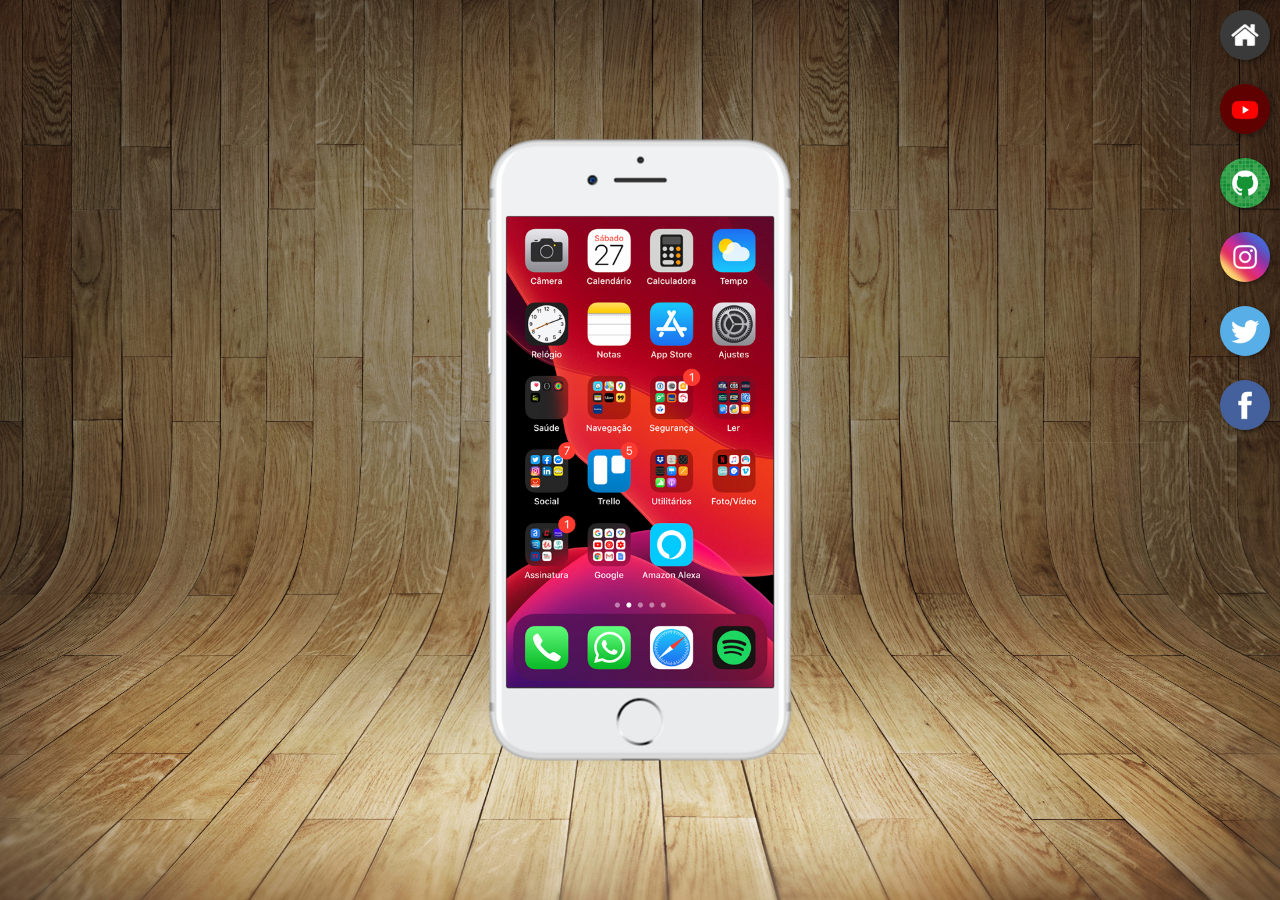
<file: index.html>
<!DOCTYPE html>
<html lang="pt-br">
<head>
    <meta charset="UTF-8">
    <meta name="viewport" content="width=device-width, initial-scale=1.0">
    <link rel="shortcut icon" href="favicon.ico" type="image/x-icon">
    <link rel="stylesheet" href="/estilos/style.css">
    <title>Projeto Redes Sociais</title>
</head>
<body>
    <main>
        <section id="telefone">
            <iframe src="home.html" name="tela" id="tela" frameborder="0">
                Seu navegador não é compatível com isso.
            </iframe>
        </section>
        <section id="redes-sociais">
            <a href="home.html" target="tela"><img src="imagens/logo-home.jpg" alt="Home"></a> <br>
            <a href="paginas-sociais/youtube.html" target="tela"><img src="imagens/logo-youtube.jpg" alt="YouTube"></a> <br>
            <a href="paginas-sociais/github.html" target="tela"><img src="imagens/logo-github.jpg" alt="GitHub"></a> <br>
            <a href="paginas-sociais/instagram.html" target="tela"><img src="imagens/logo-instagram.jpg" alt=""></a> <br>
            <a href="paginas-sociais/twitter.html" target="tela"><img src="imagens/logo-twitter.jpg" alt="Twitter"></a> <br>
            <a href="paginas-sociais/facebook.html" target="tela"><img src="imagens/logo-facebook.jpg" alt="FaceBook"></a>
        </section>
    </main>
</body>
</html>
</file>
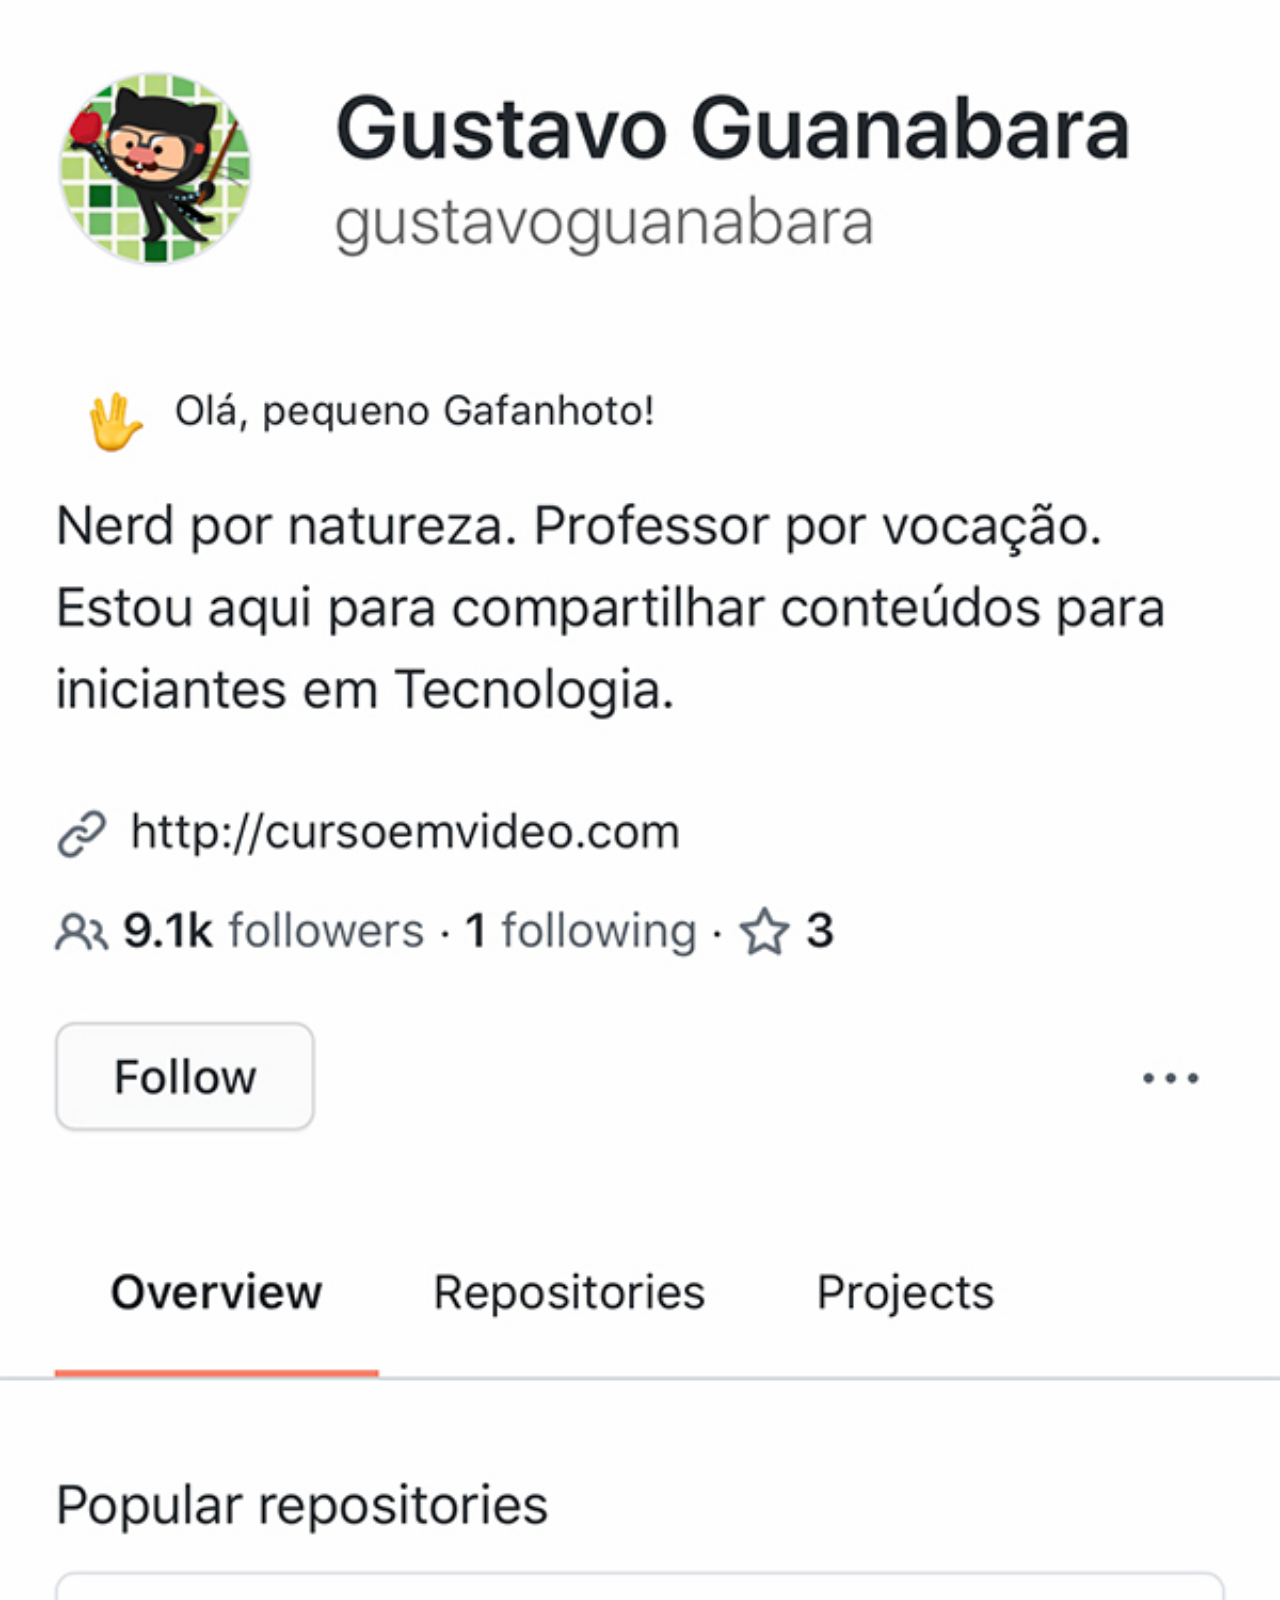
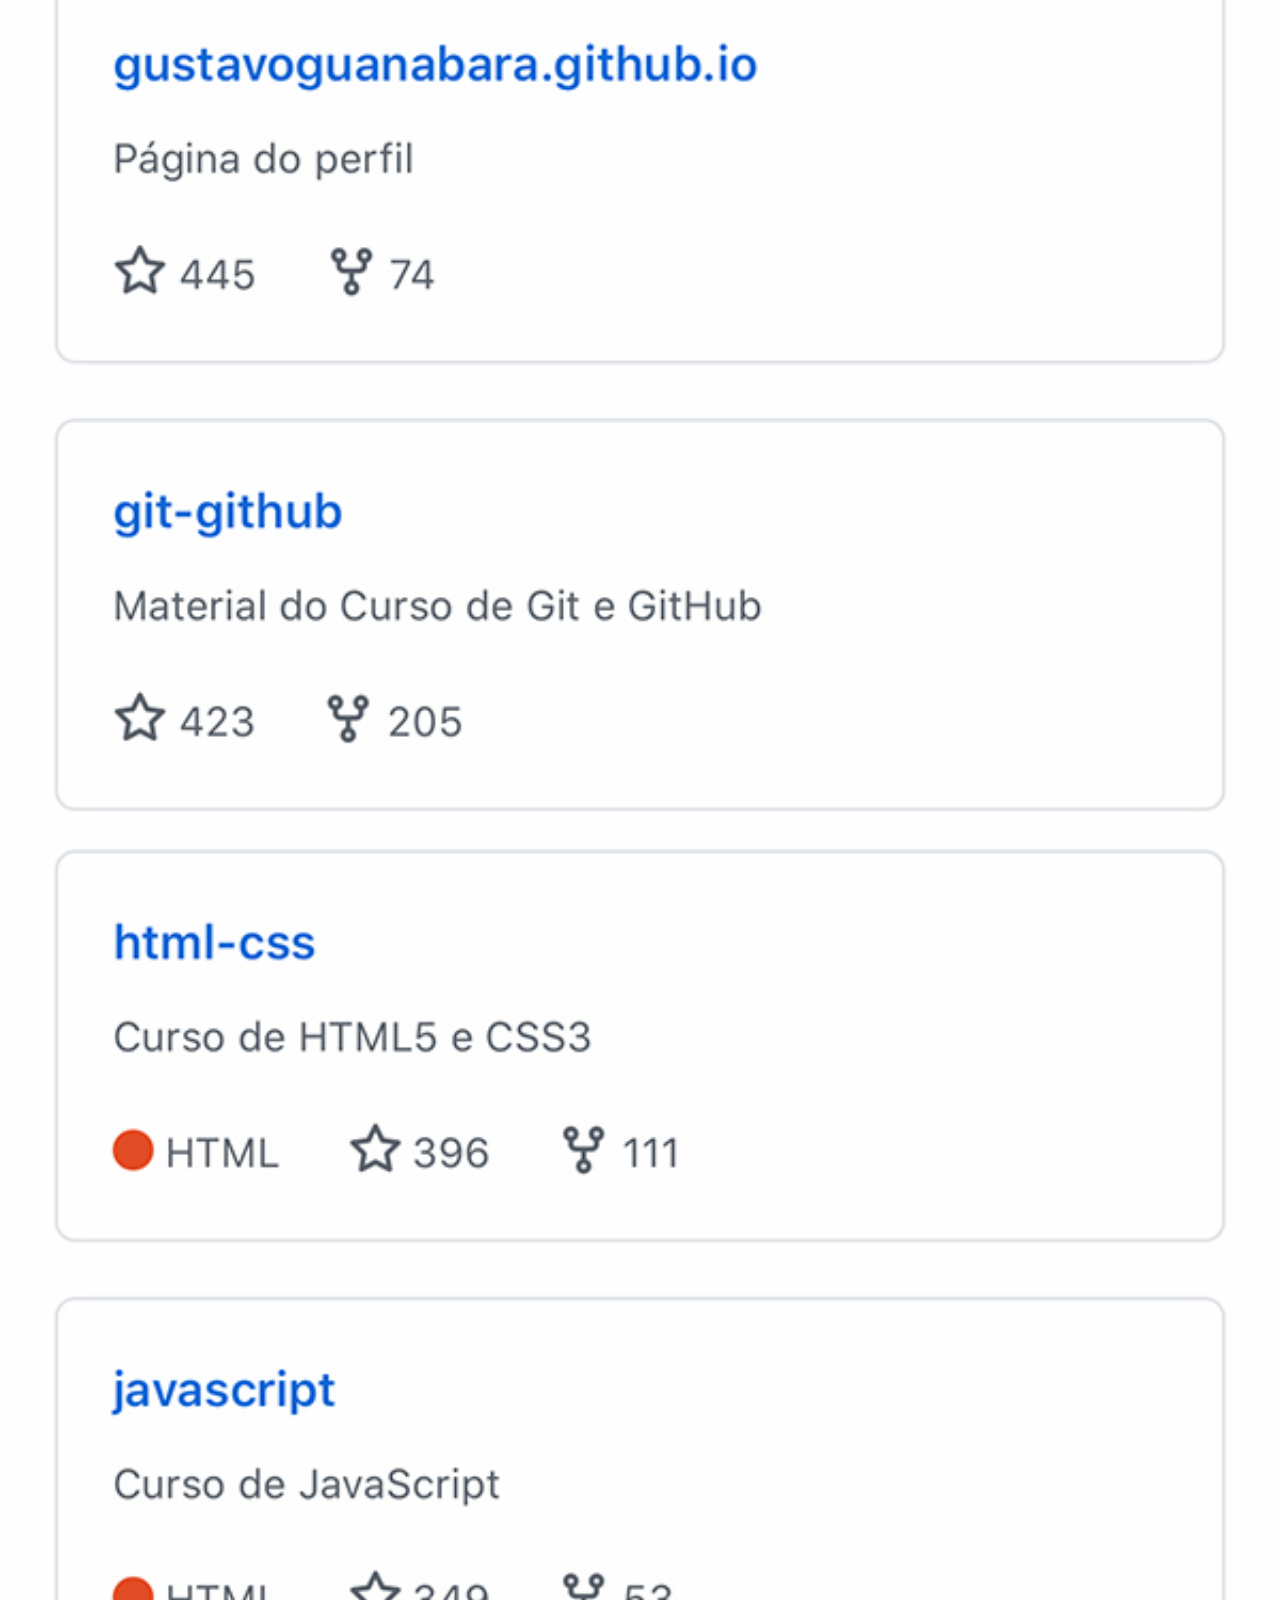
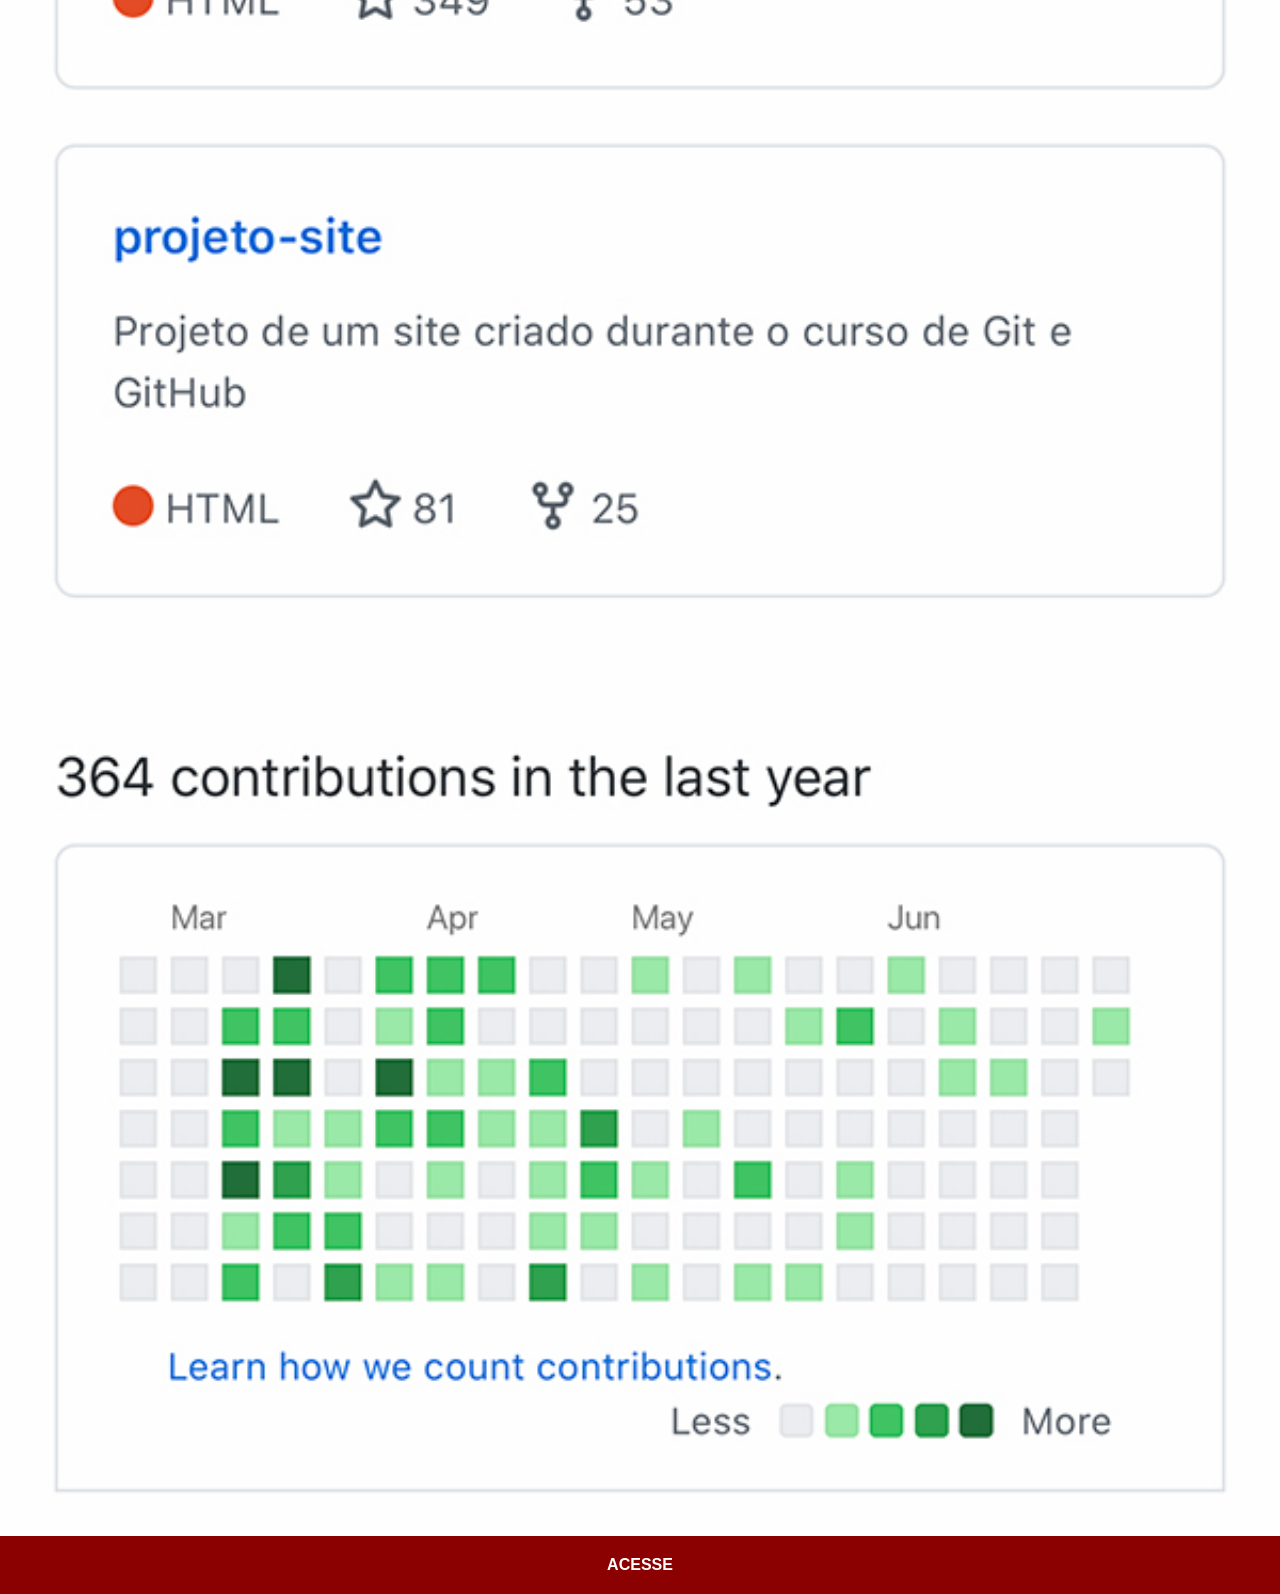
<file: github.html>
<!DOCTYPE html>
<html lang="pt">
<head>
    <meta charset="UTF-8">
    <meta name="viewport" content="width=device-width, initial-scale=1.0">
    <link rel="stylesheet" href="estilos/social.css">
    <title>GitHub</title>
</head>
<body>
    <img src="imagens/tela-github.jpg" alt="GitHub">
    <a href="https://github.com/RafaelRodriguesMagdaleno" target="_blank">ACESSE</a>
</body>
</html>
</file>
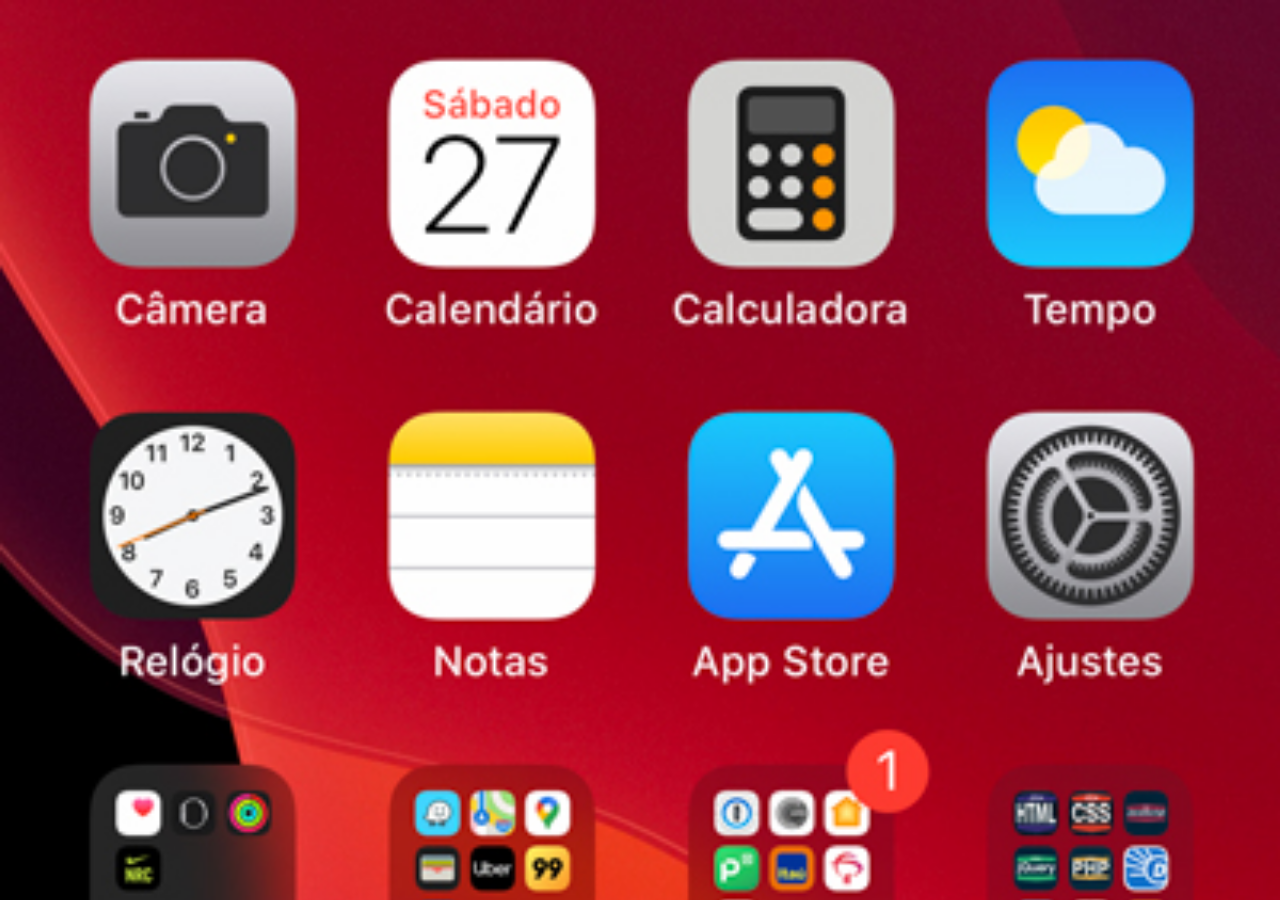
<file: home.html>
<!DOCTYPE html>
<html lang="pt-br">
<head>
    <meta charset="UTF-8">
    <meta name="viewport" content="width=device-width, initial-scale=1.0">
    <title>Home</title>
</head>
<style>
    *{
        margin: 0px;
        height: 0px;
    }

    body {
        width: 100vw;
        height: 100vh;
        background: black url('imagens/tela-home.jpg') no-repeat top center;
        background-size: cover;
    }
</style>
<body>
</body>
</html>
</file>
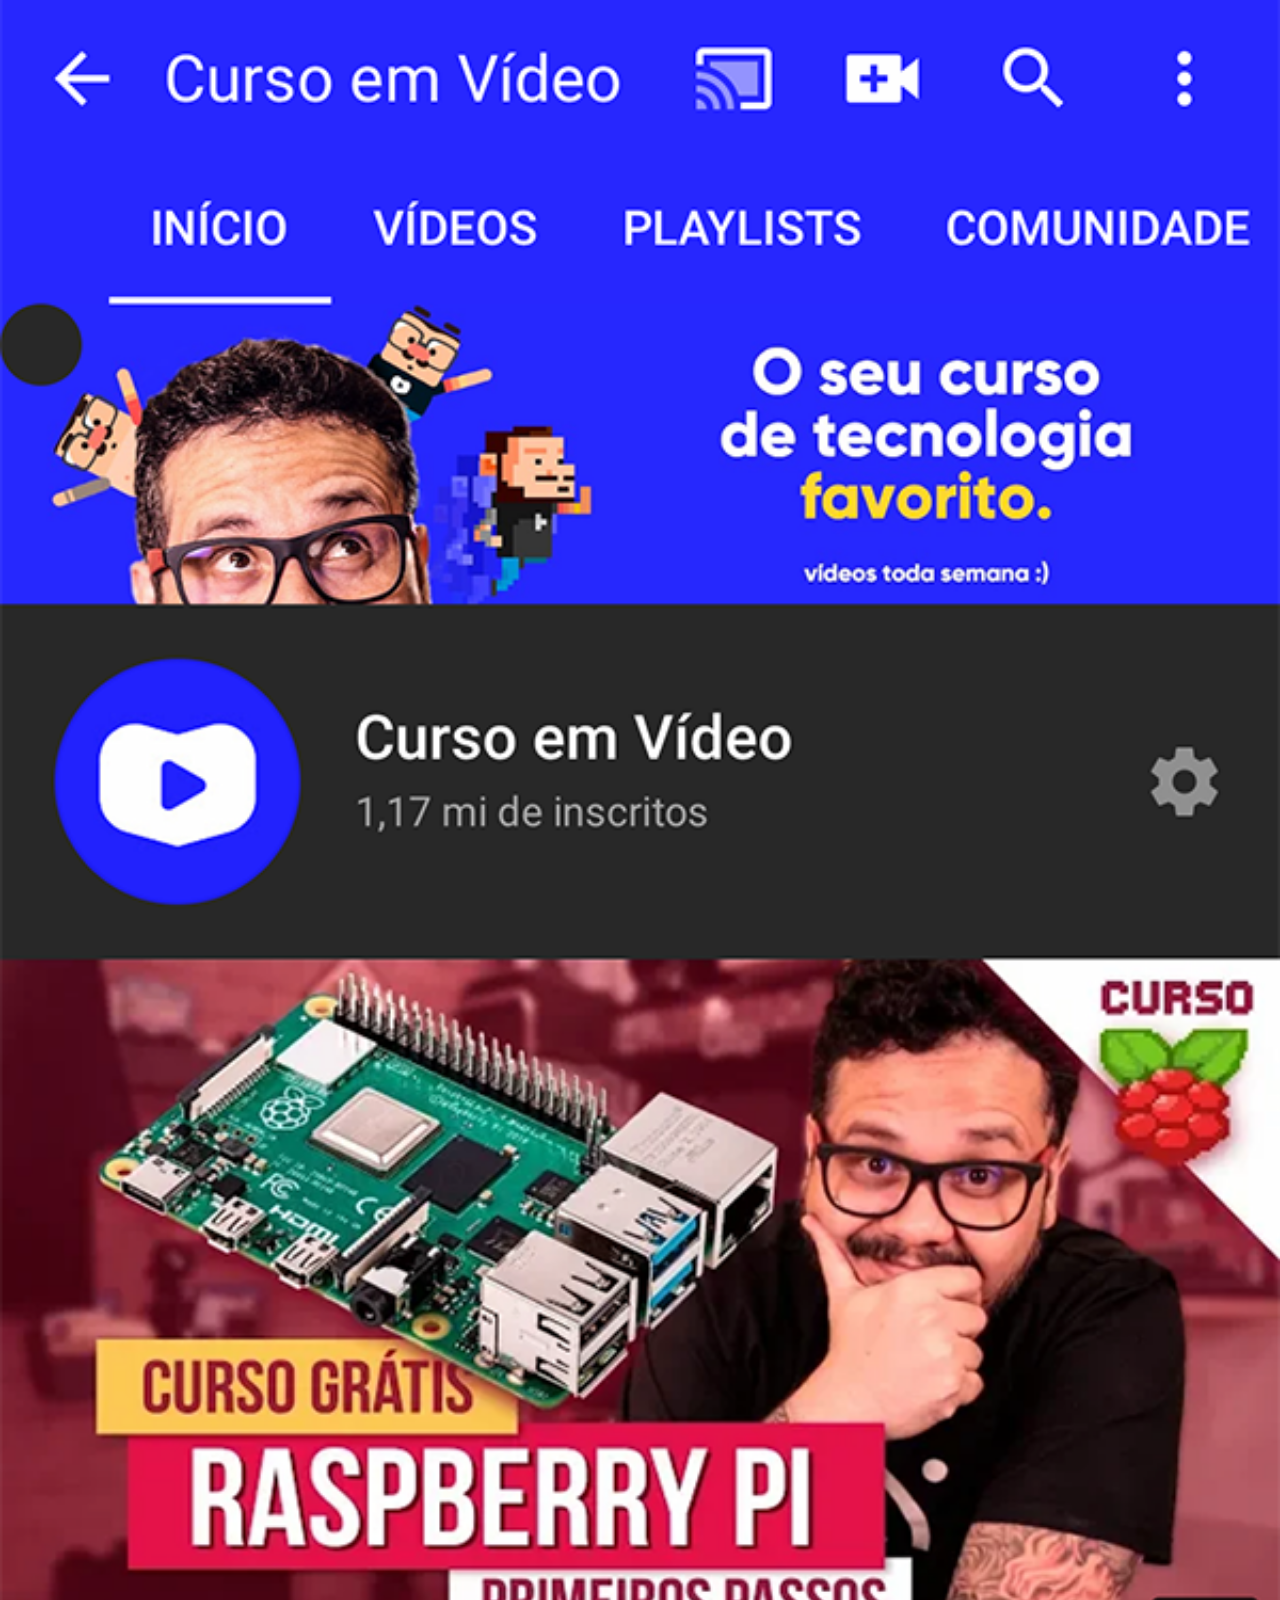
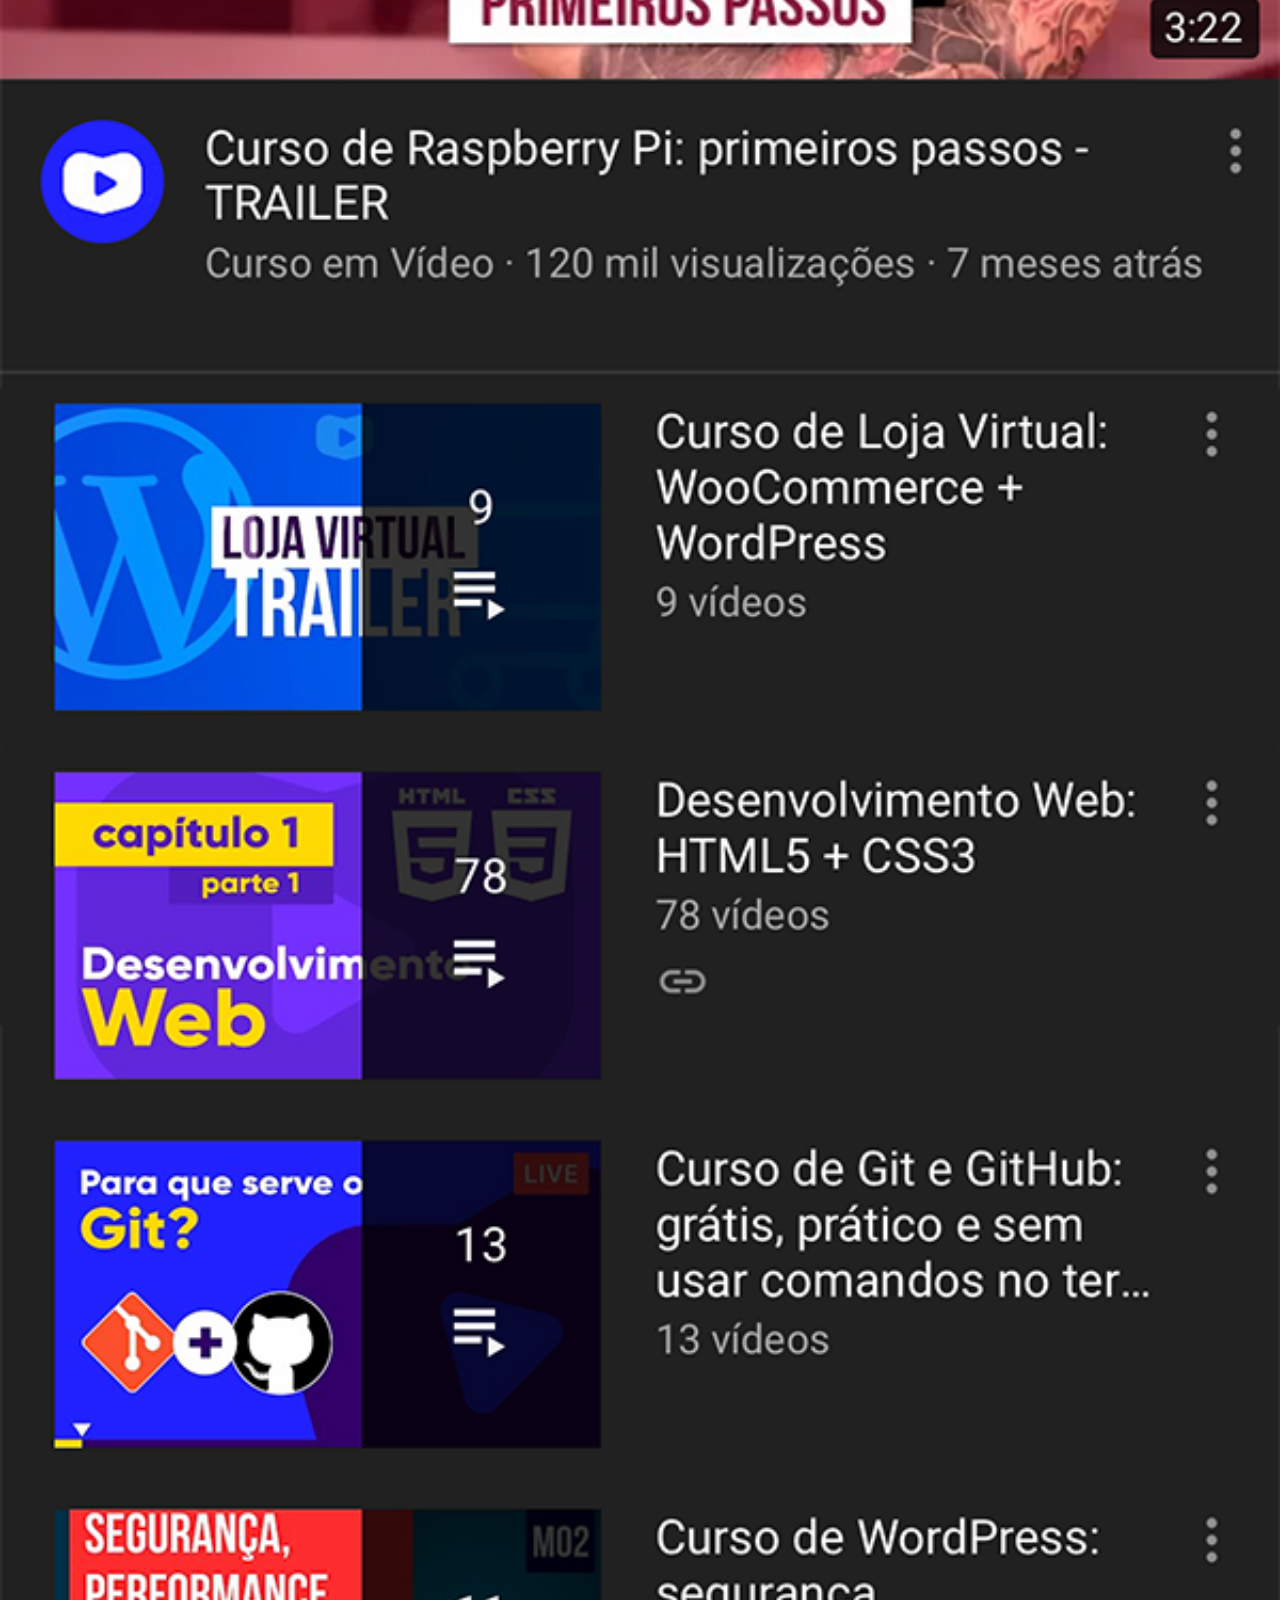
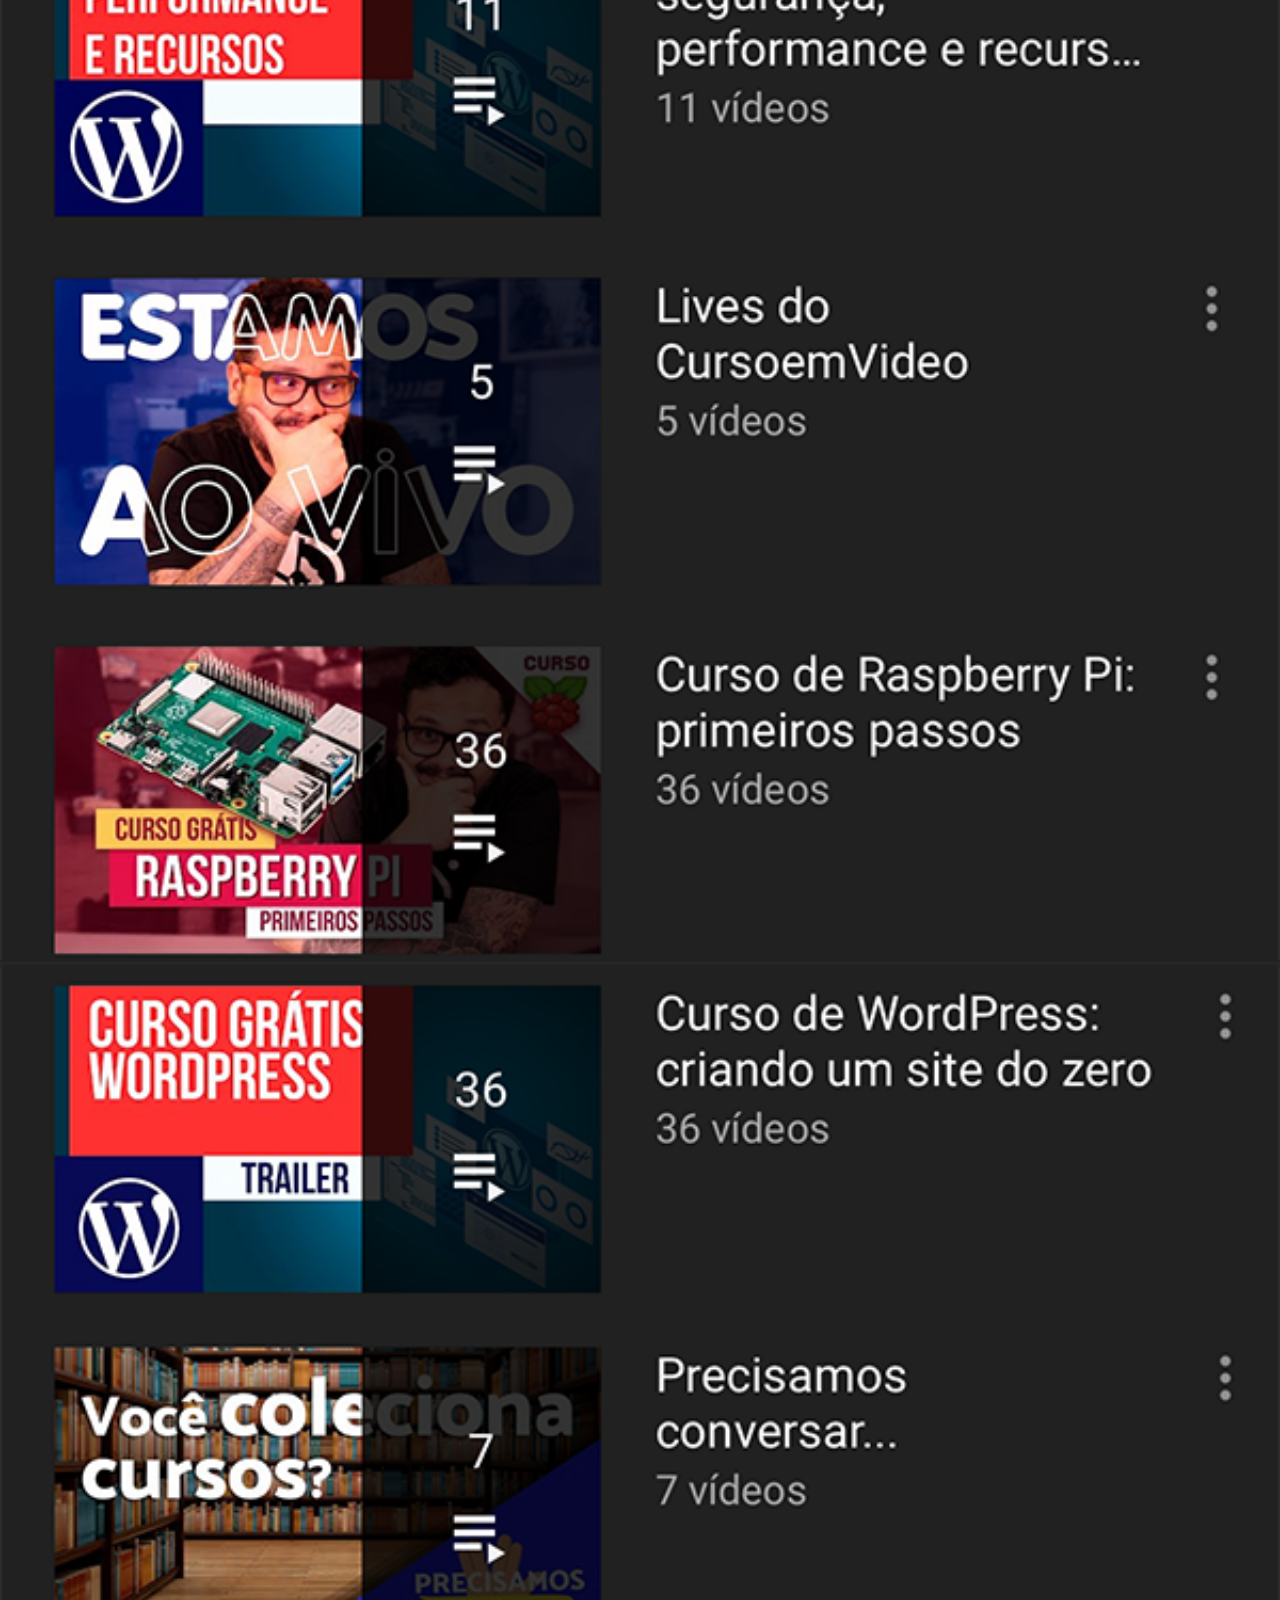
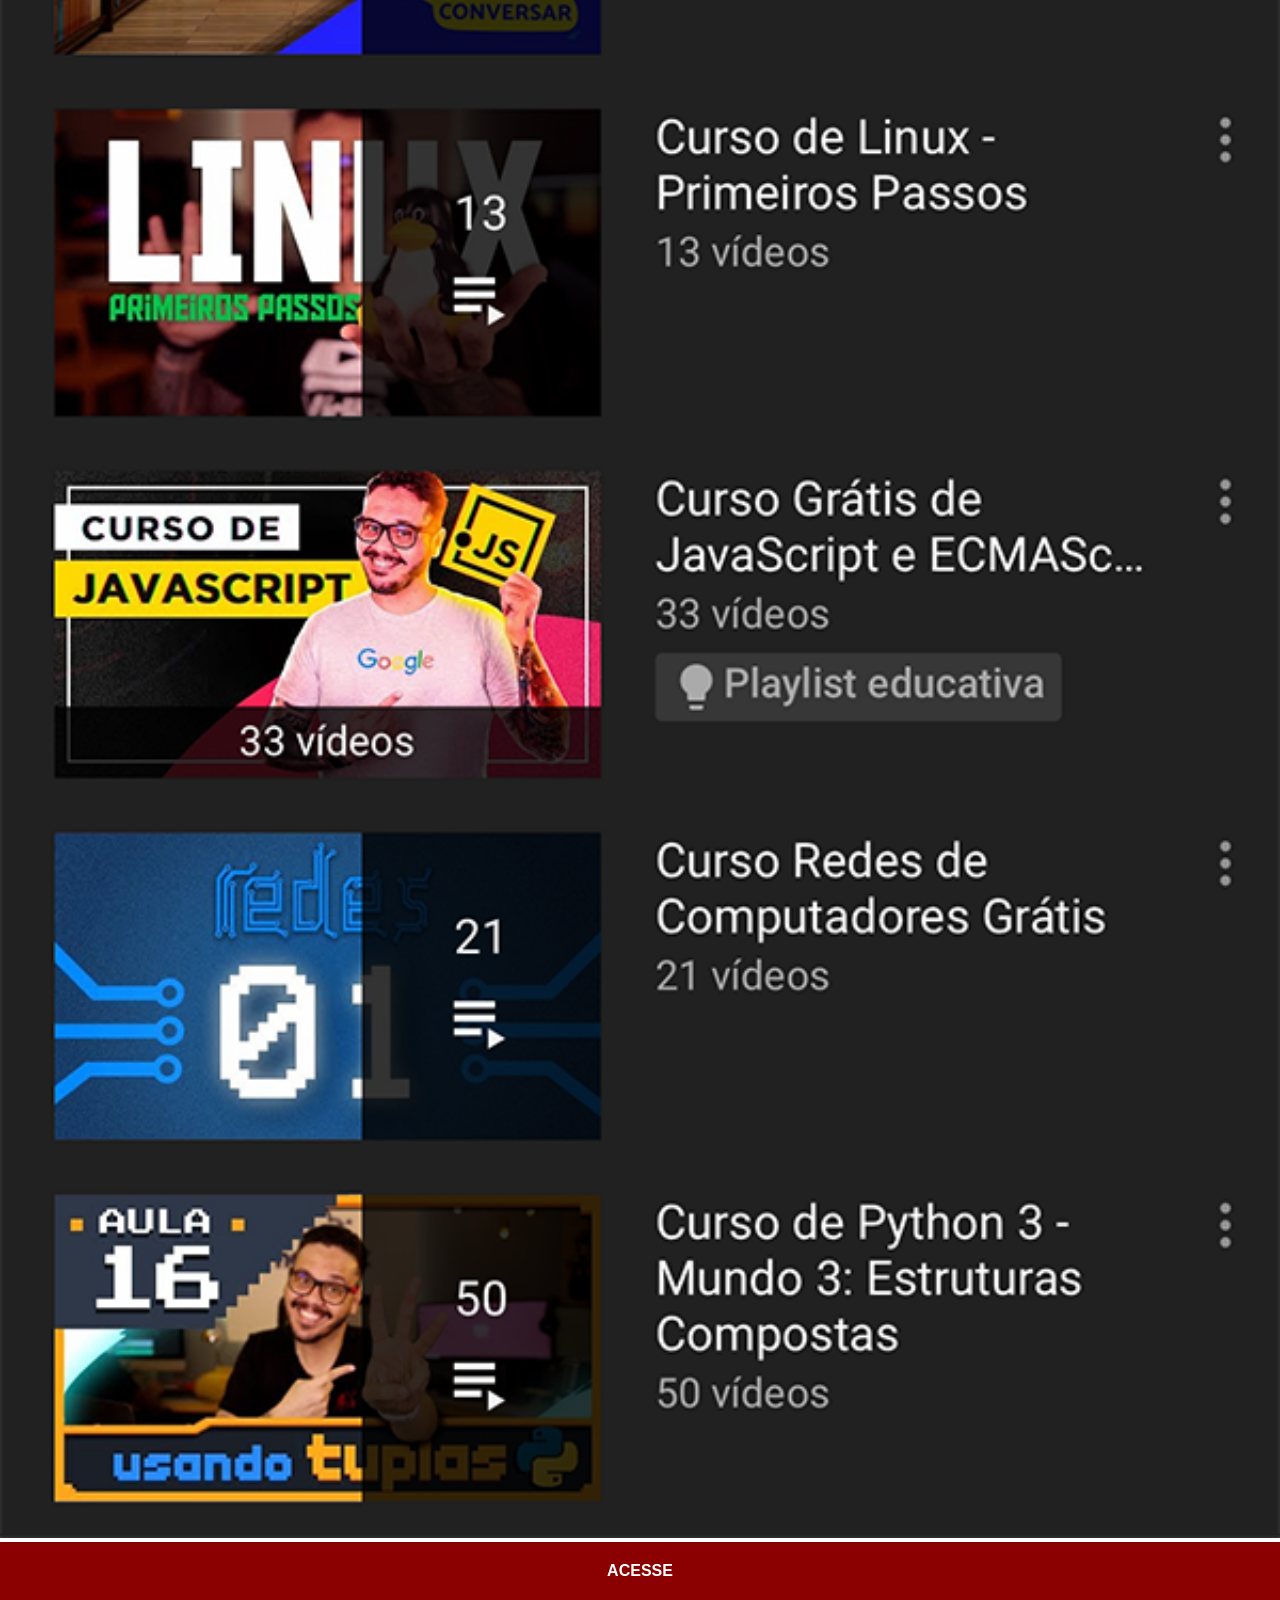
<file: youtube.html>
<!DOCTYPE html>
<html lang="pt">
<head>
    <meta charset="UTF-8">
    <meta name="viewport" content="width=device-width, initial-scale=1.0">
    <link rel="stylesheet" href="estilos/social.css">
    <title>YouTube</title>
</head>
<body>
    <img src="imagens/tela-youtube.png" alt="YouTube">
    <a href="https://www.youtube.com/@cursoemvideo" target="_blank">ACESSE</a>
</body>
</html>
</file>
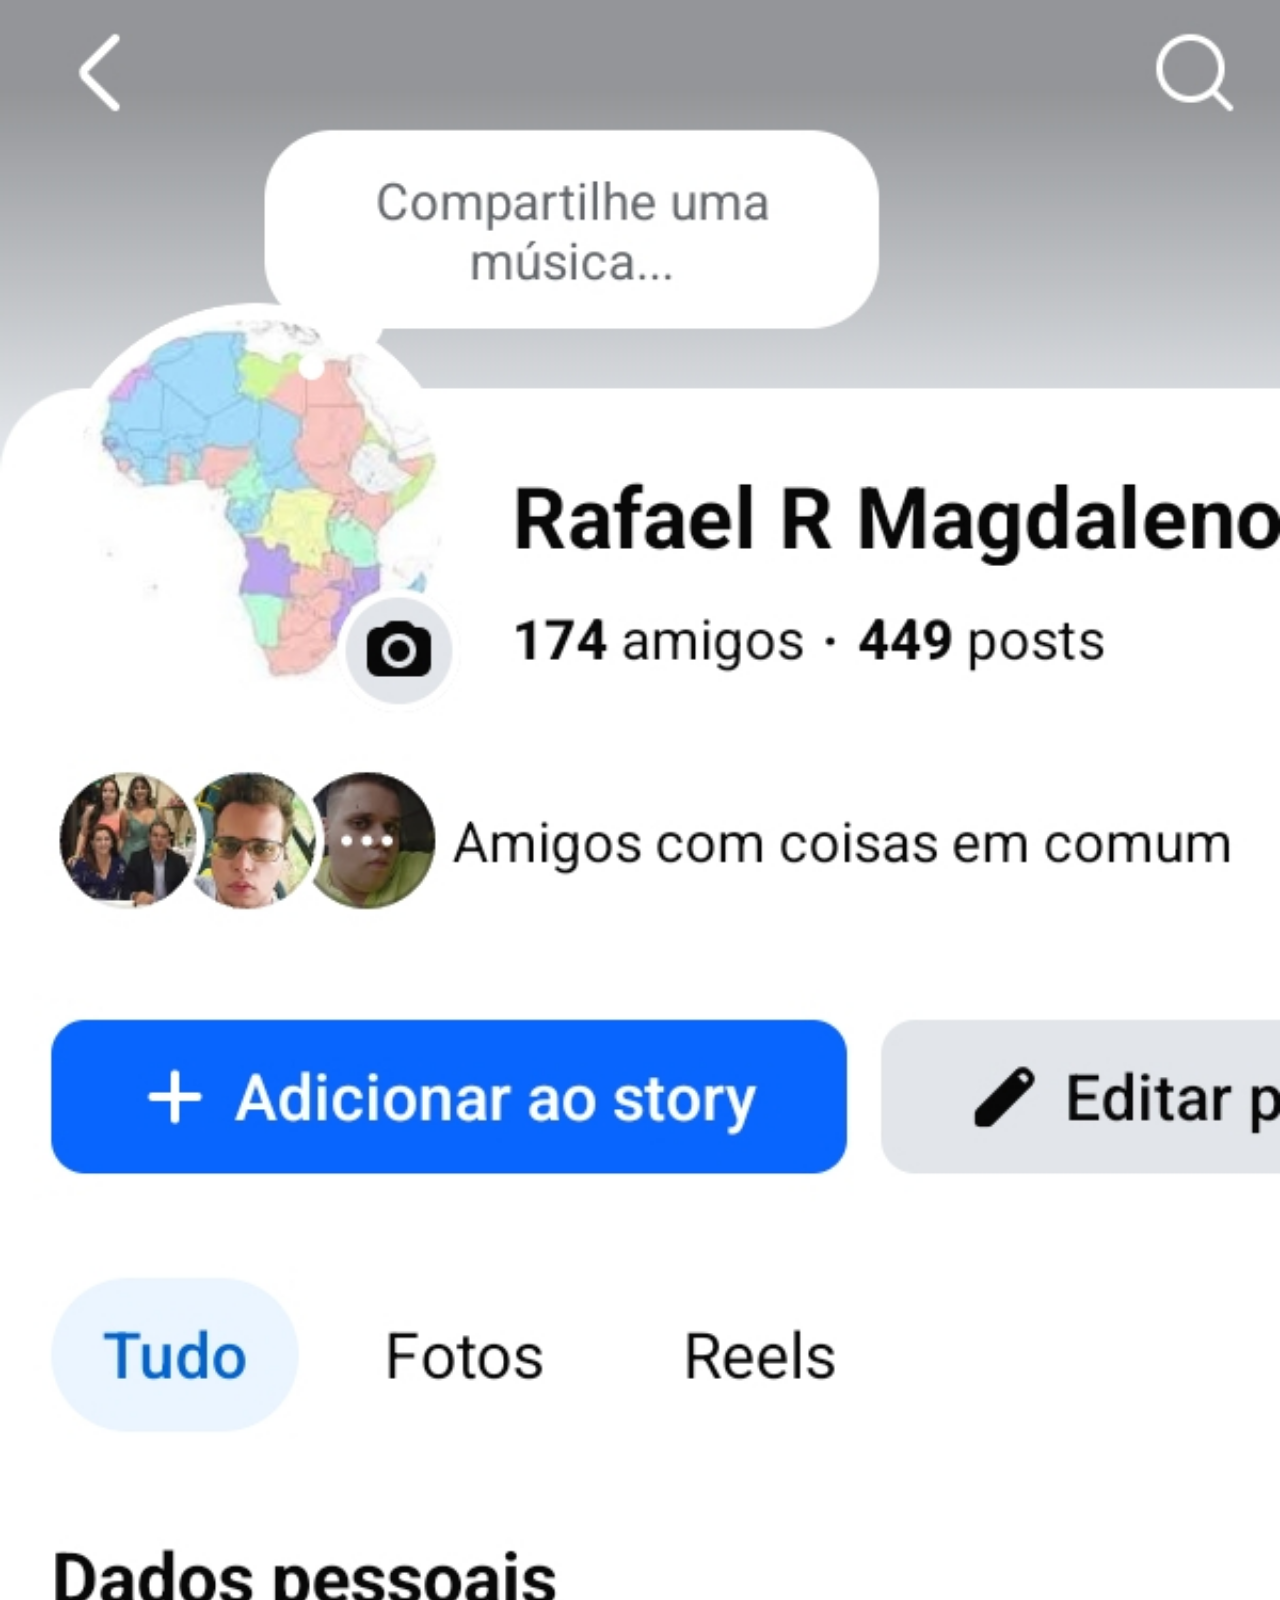
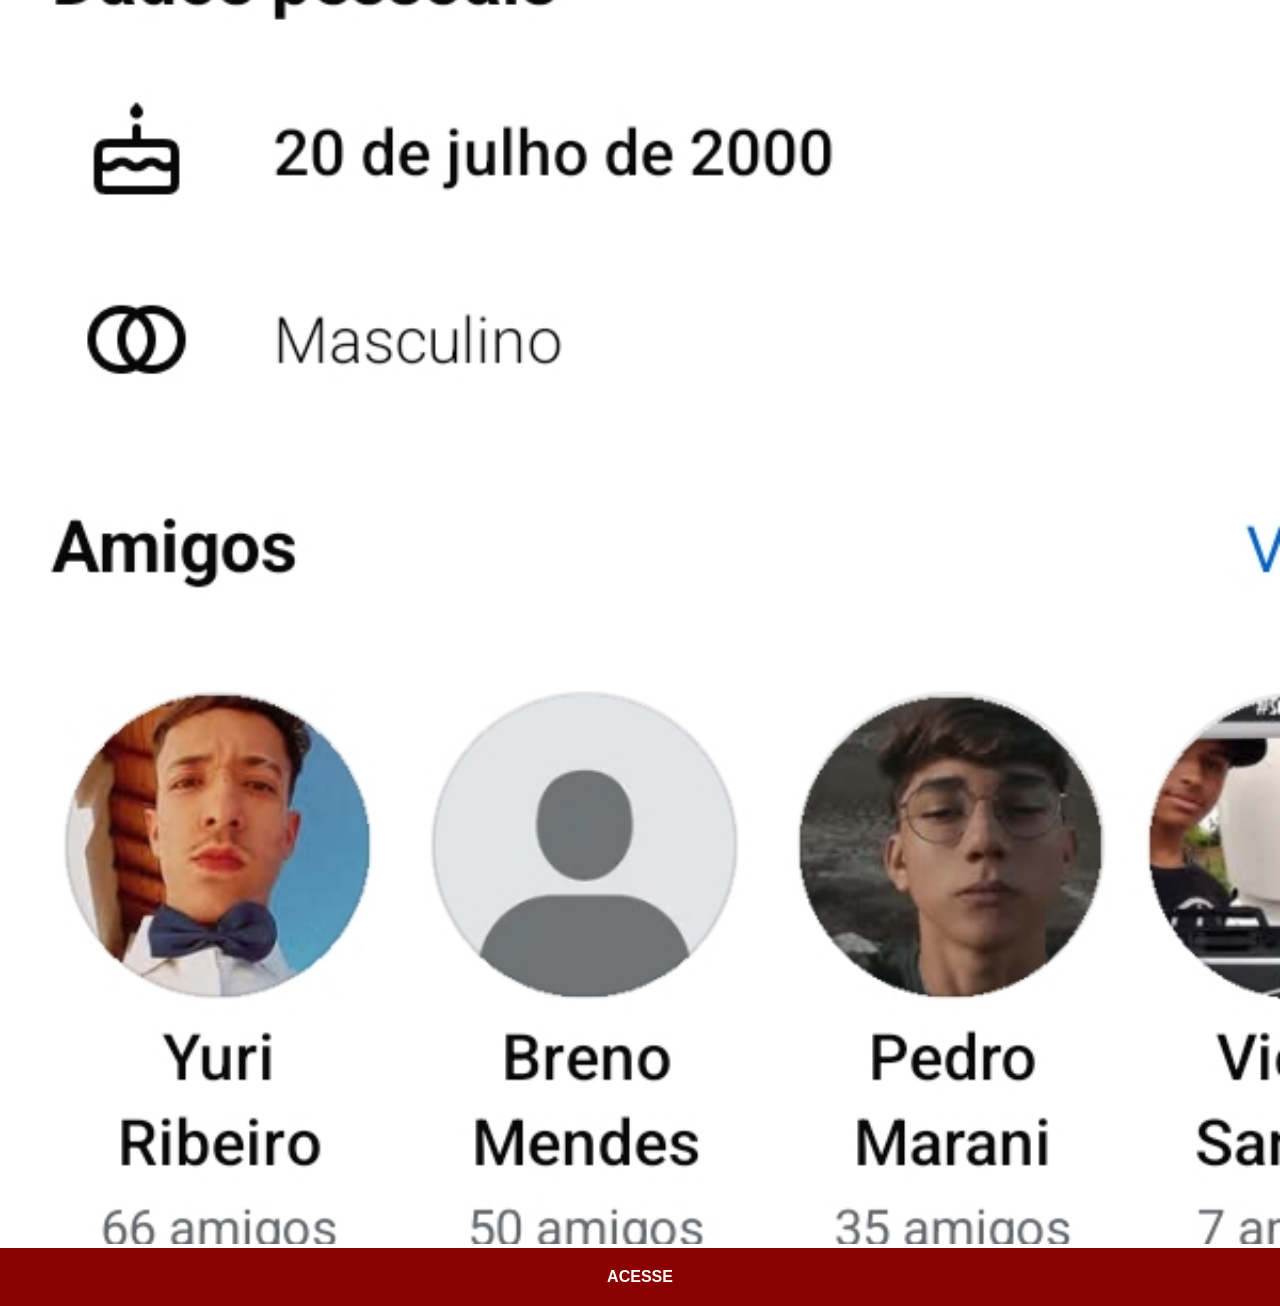
<file: paginas-sociais/facebook.html>
<!DOCTYPE html>
<html lang="pt-br">
<head>
    <meta charset="UTF-8">
    <meta name="viewport" content="width=device-width, initial-scale=1.0">
    <link rel="stylesheet" href="../estilos/social.css">
    <title>FaceBook</title>
</head>
<body>
    <img src="../imagens/foto-facebook.jpg" alt="FaceBook">
    <a href="https://www.facebook.com/rafaelr.magdaleno/">ACESSE</a>
</body>
</html>
</file>
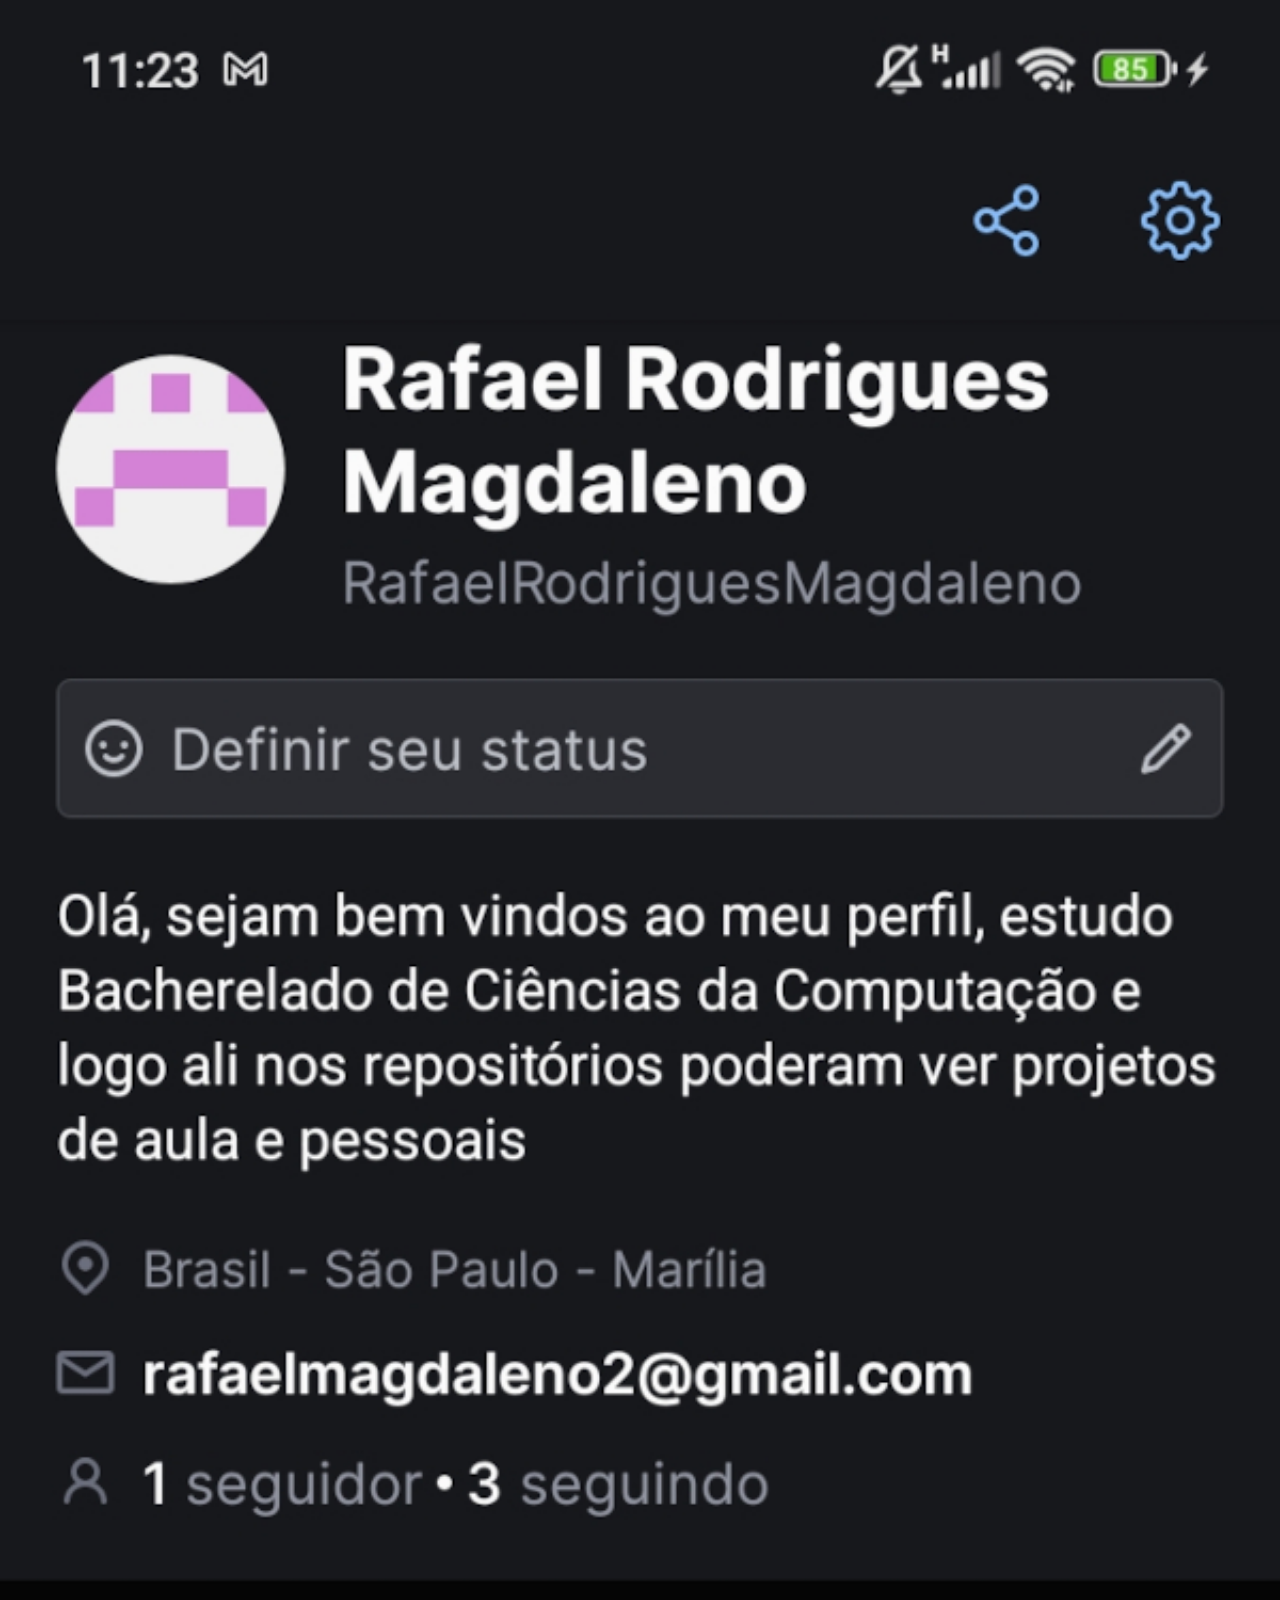
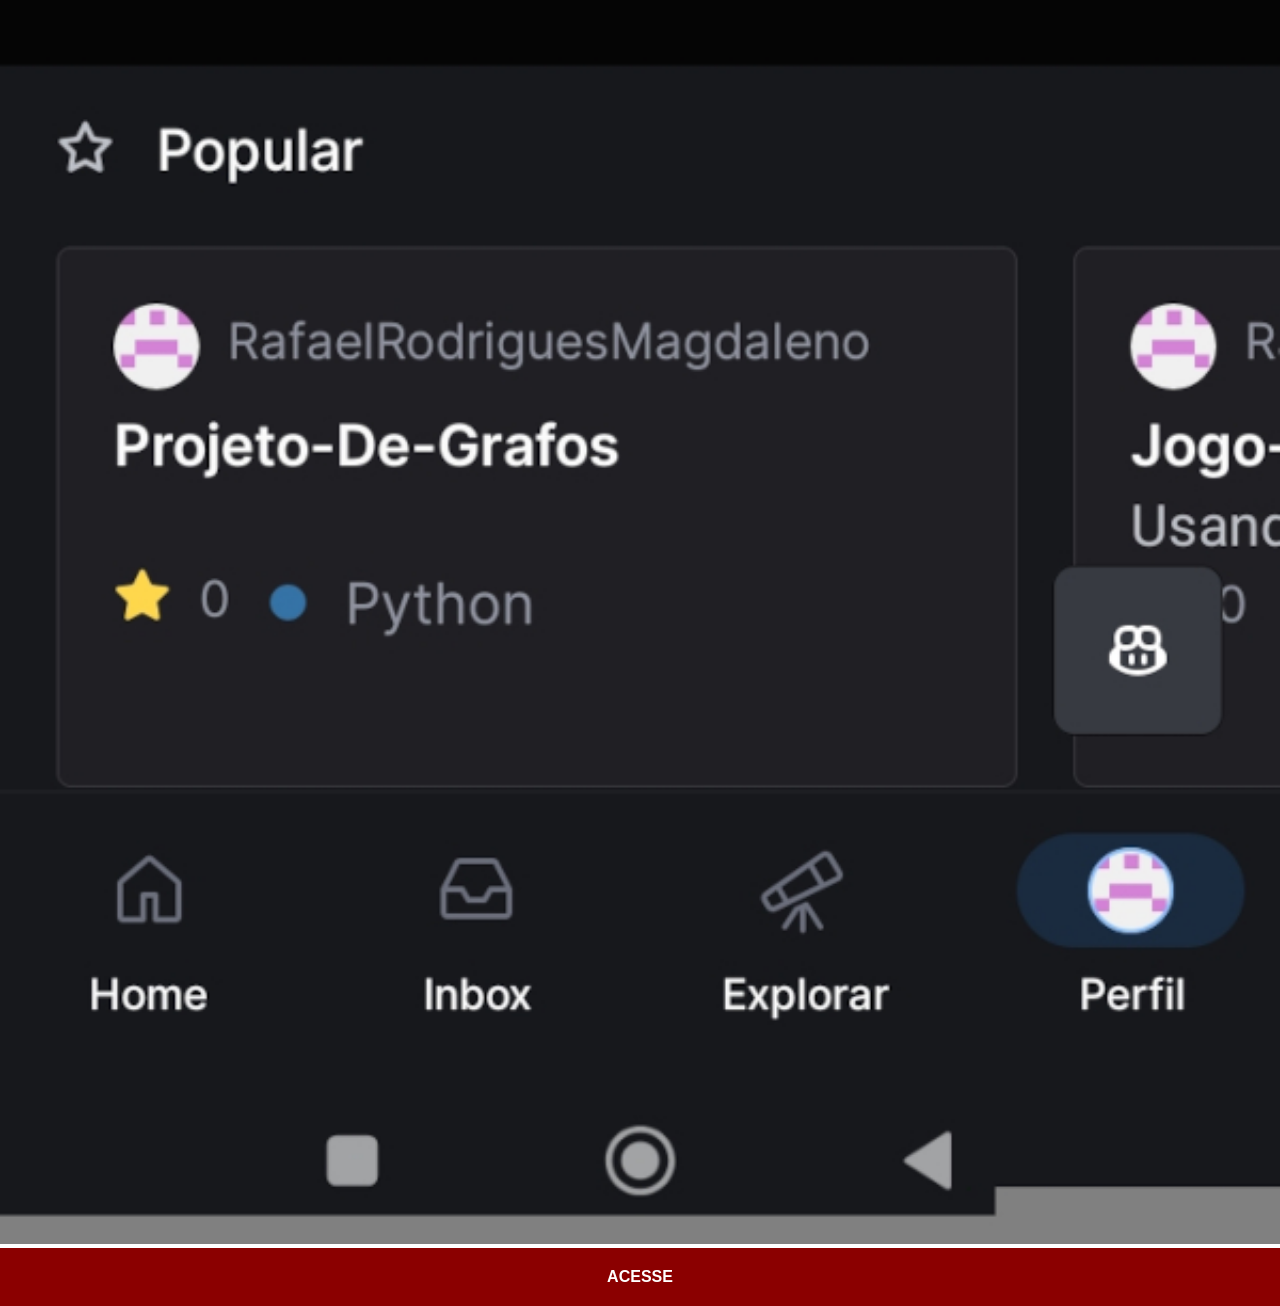
<file: paginas-sociais/github.html>
<!DOCTYPE html>
<html lang="pt">
<head>
    <meta charset="UTF-8">
    <meta name="viewport" content="width=device-width, initial-scale=1.0">
    <link rel="stylesheet" href="../estilos/social.css">
    <title>GitHub</title>
</head>
<body>
    <img src="../imagens/foto-gitHub.jpg" alt="GitHub">
    <a href="https://github.com/RafaelRodriguesMagdaleno" target="_blank">ACESSE</a>
</body>
</html>
</file>
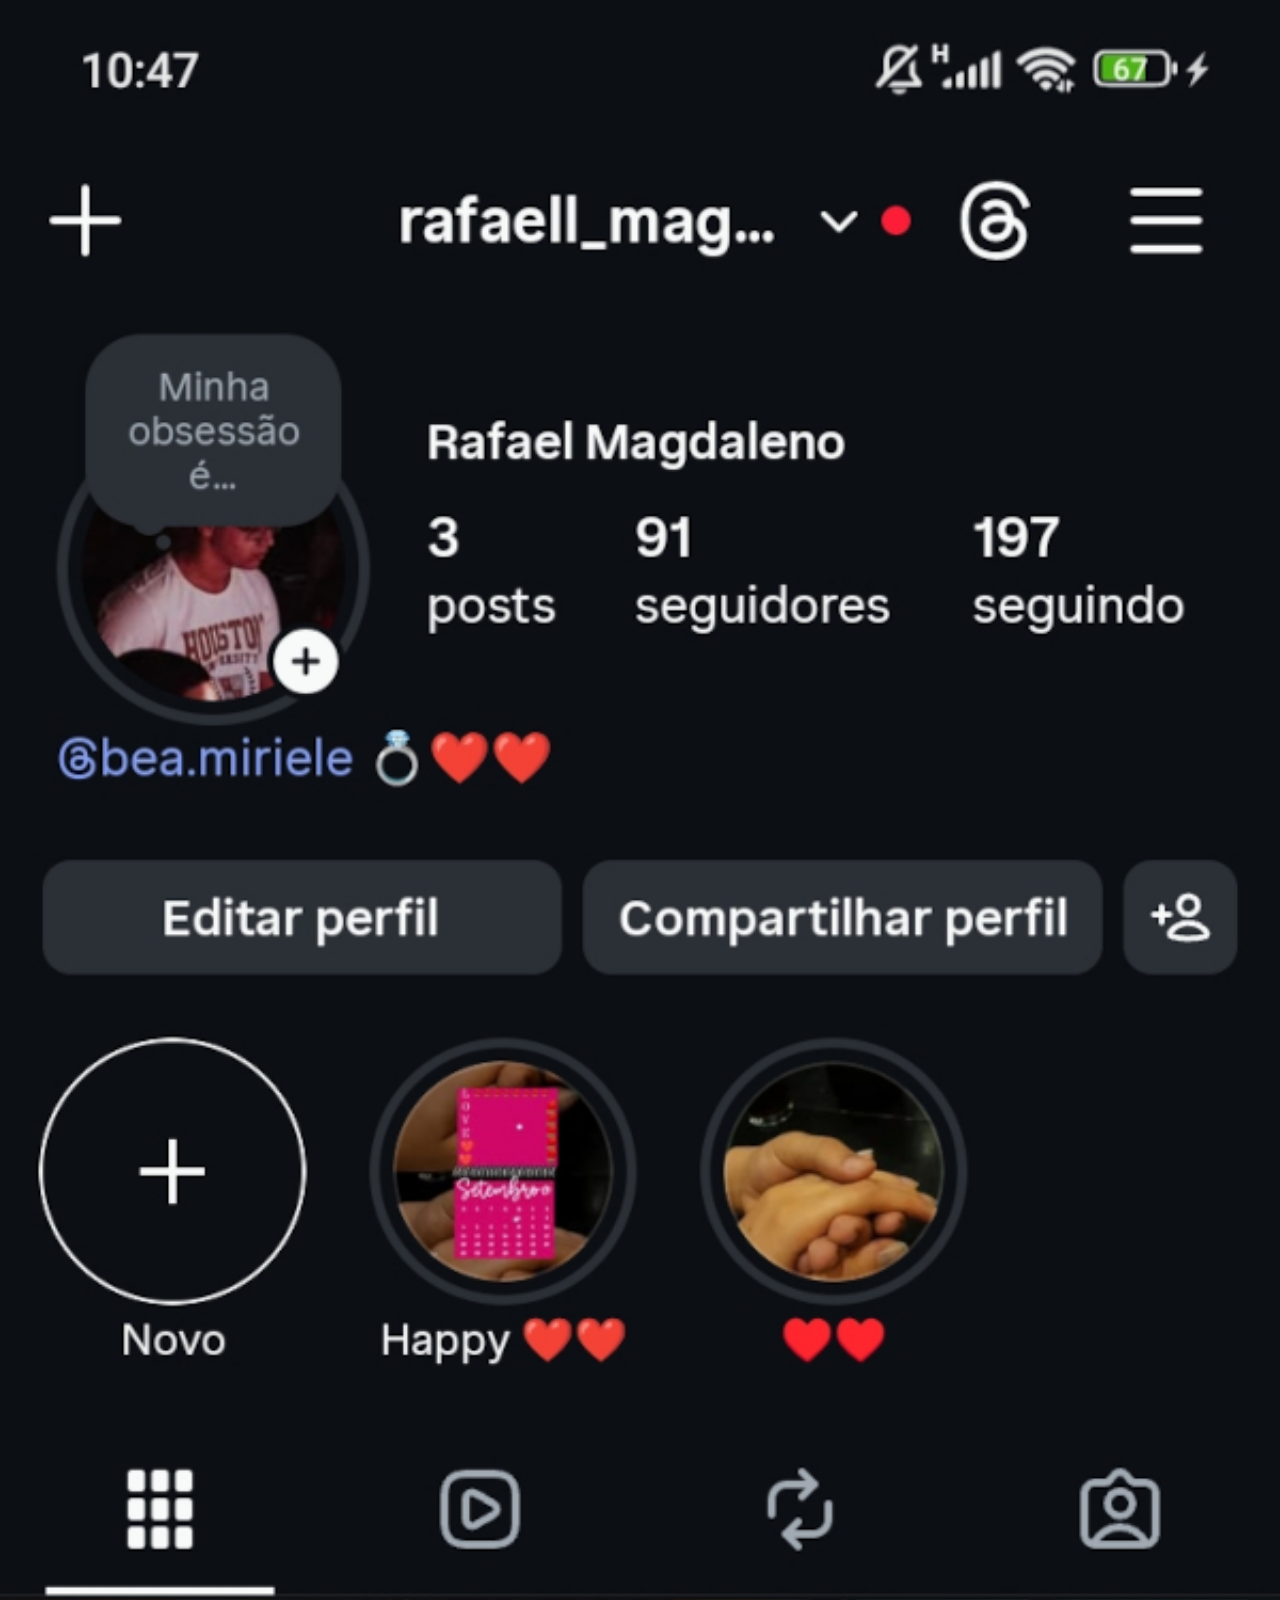
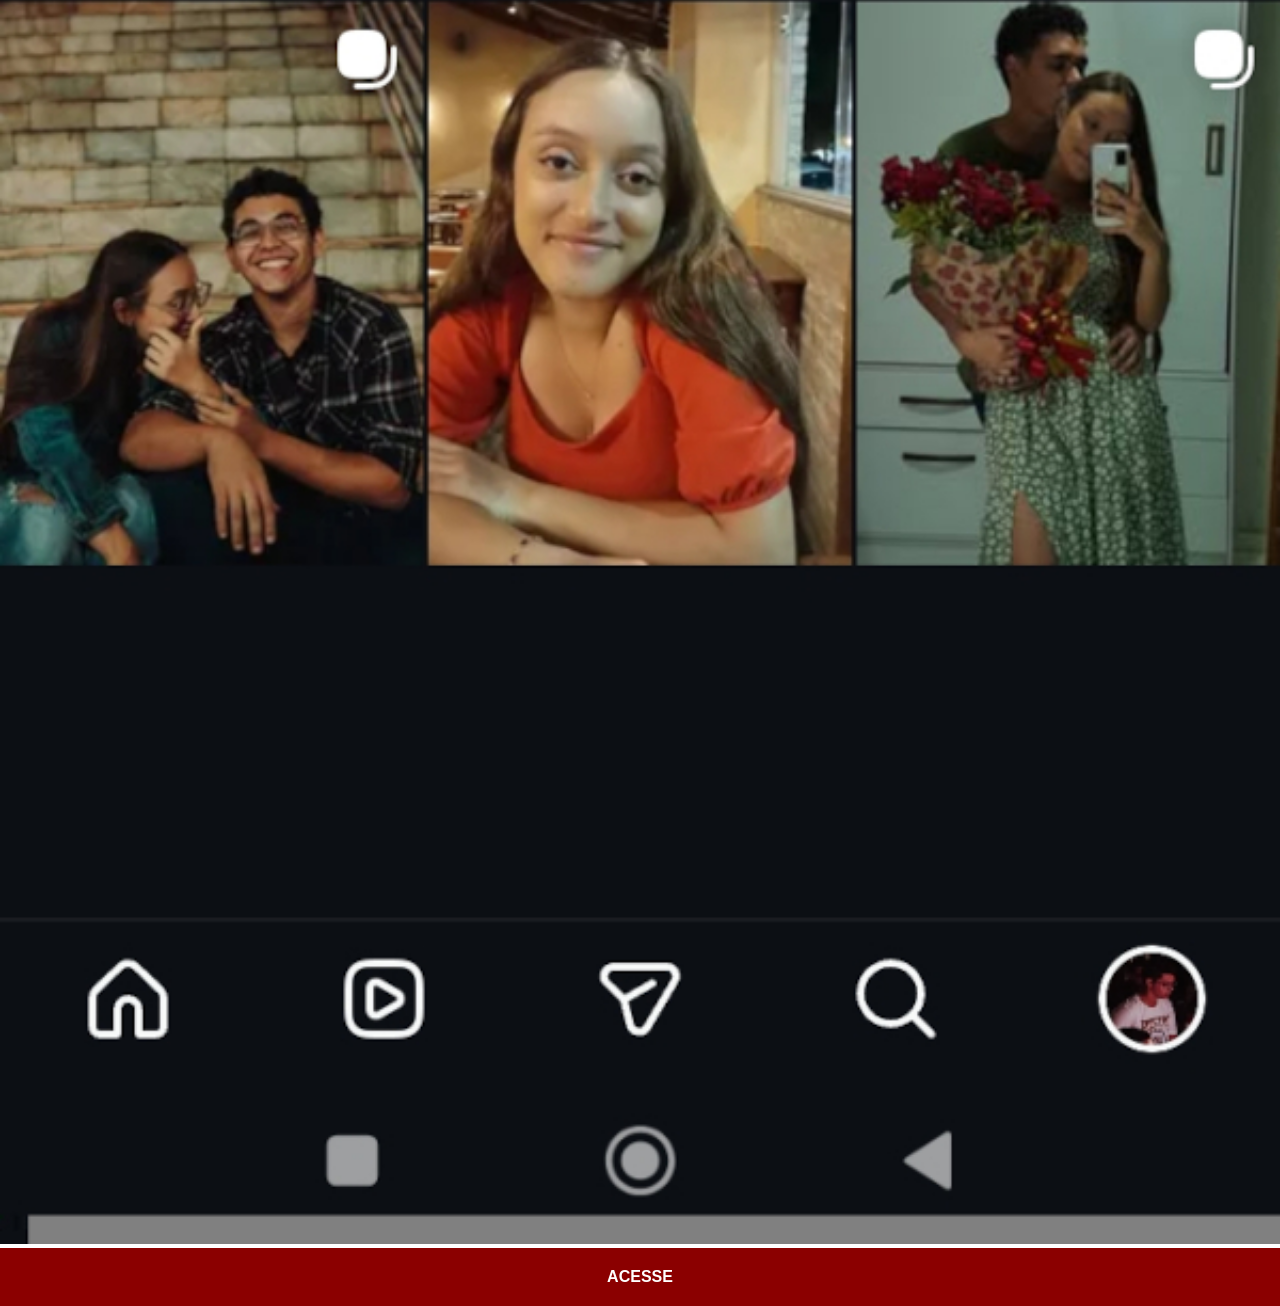
<file: paginas-sociais/instagram.html>
<!DOCTYPE html>
<html lang="pt-br">
<head>
    <meta charset="UTF-8">
    <meta name="viewport" content="width=device-width, initial-scale=1.0">
    <link rel="stylesheet" href="../estilos/social.css">
    <title>Instagram</title>
</head>
<body>
    <img src="../imagens/foto-instagram.jpg" alt="Instagram">
    <a href="https://www.instagram.com/rafaell_magdaleno/" target="_blank">ACESSE</a>
</body>
</html>
</file>
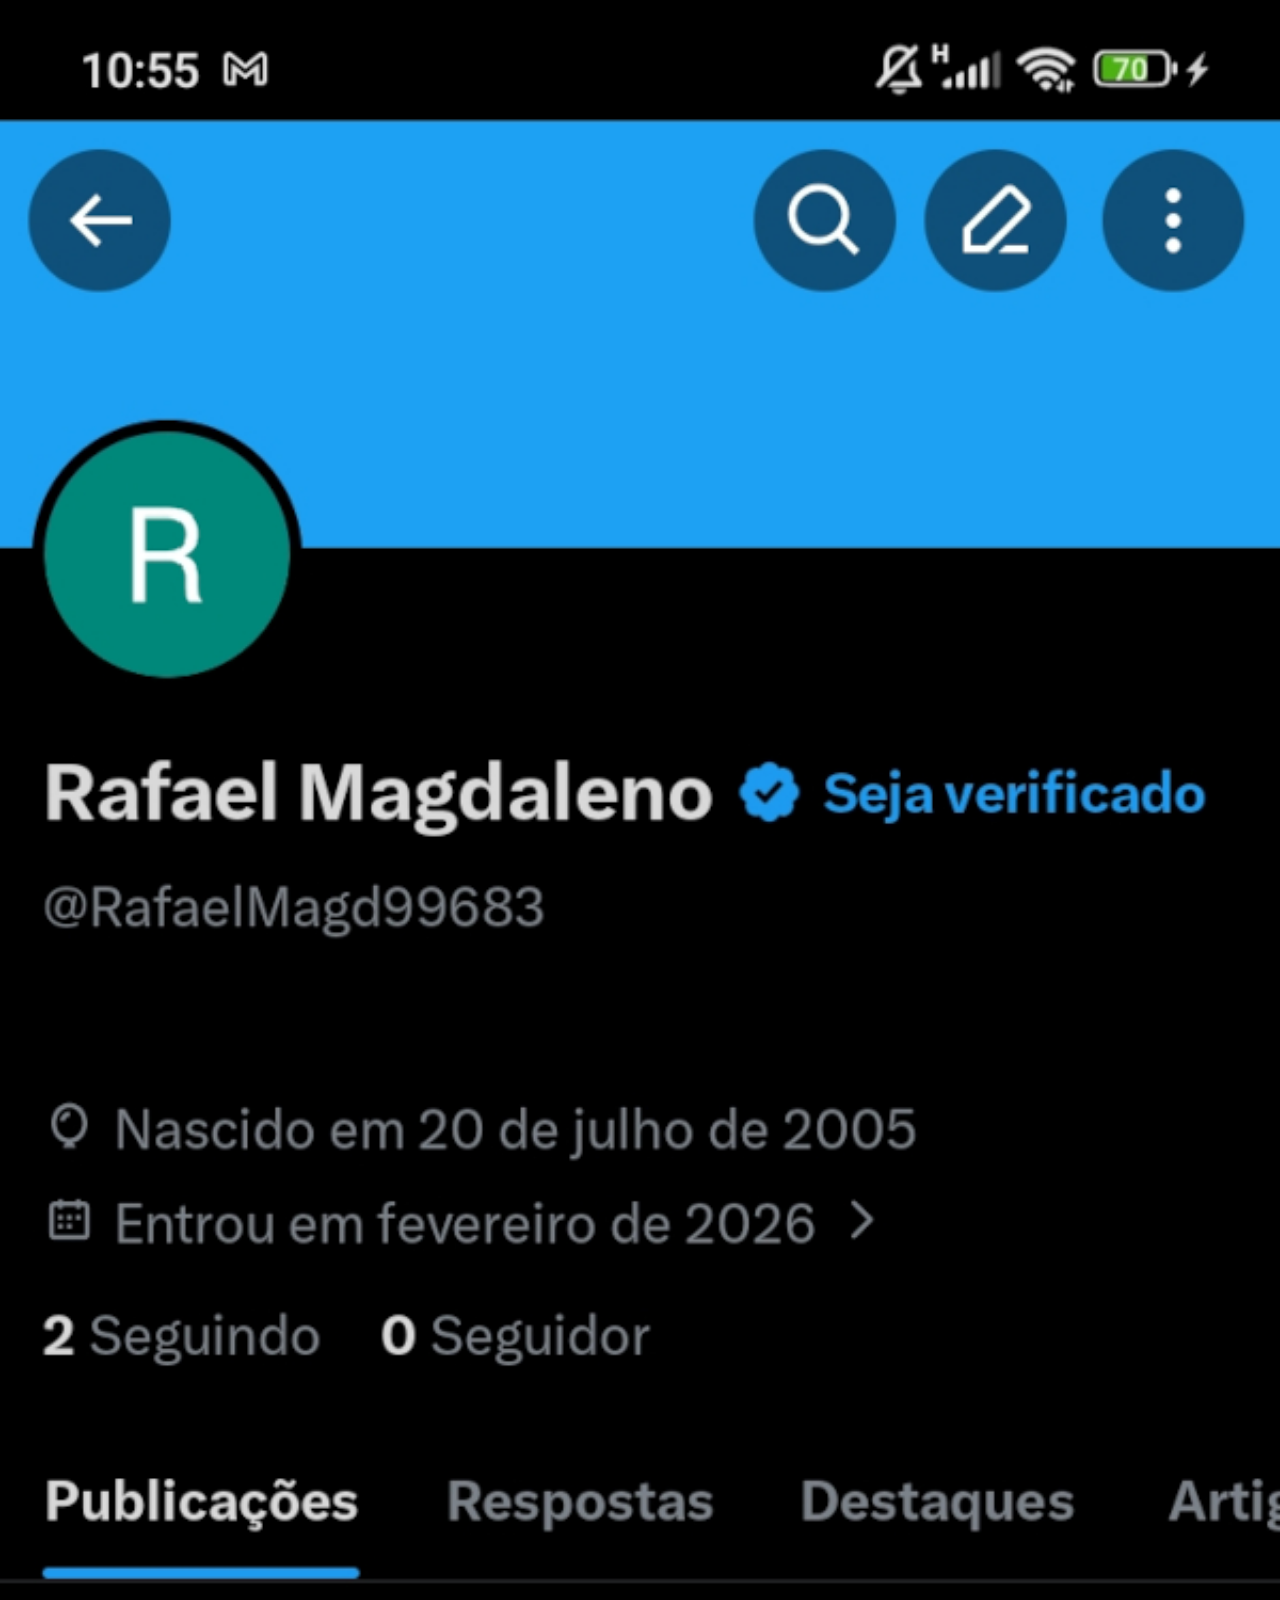
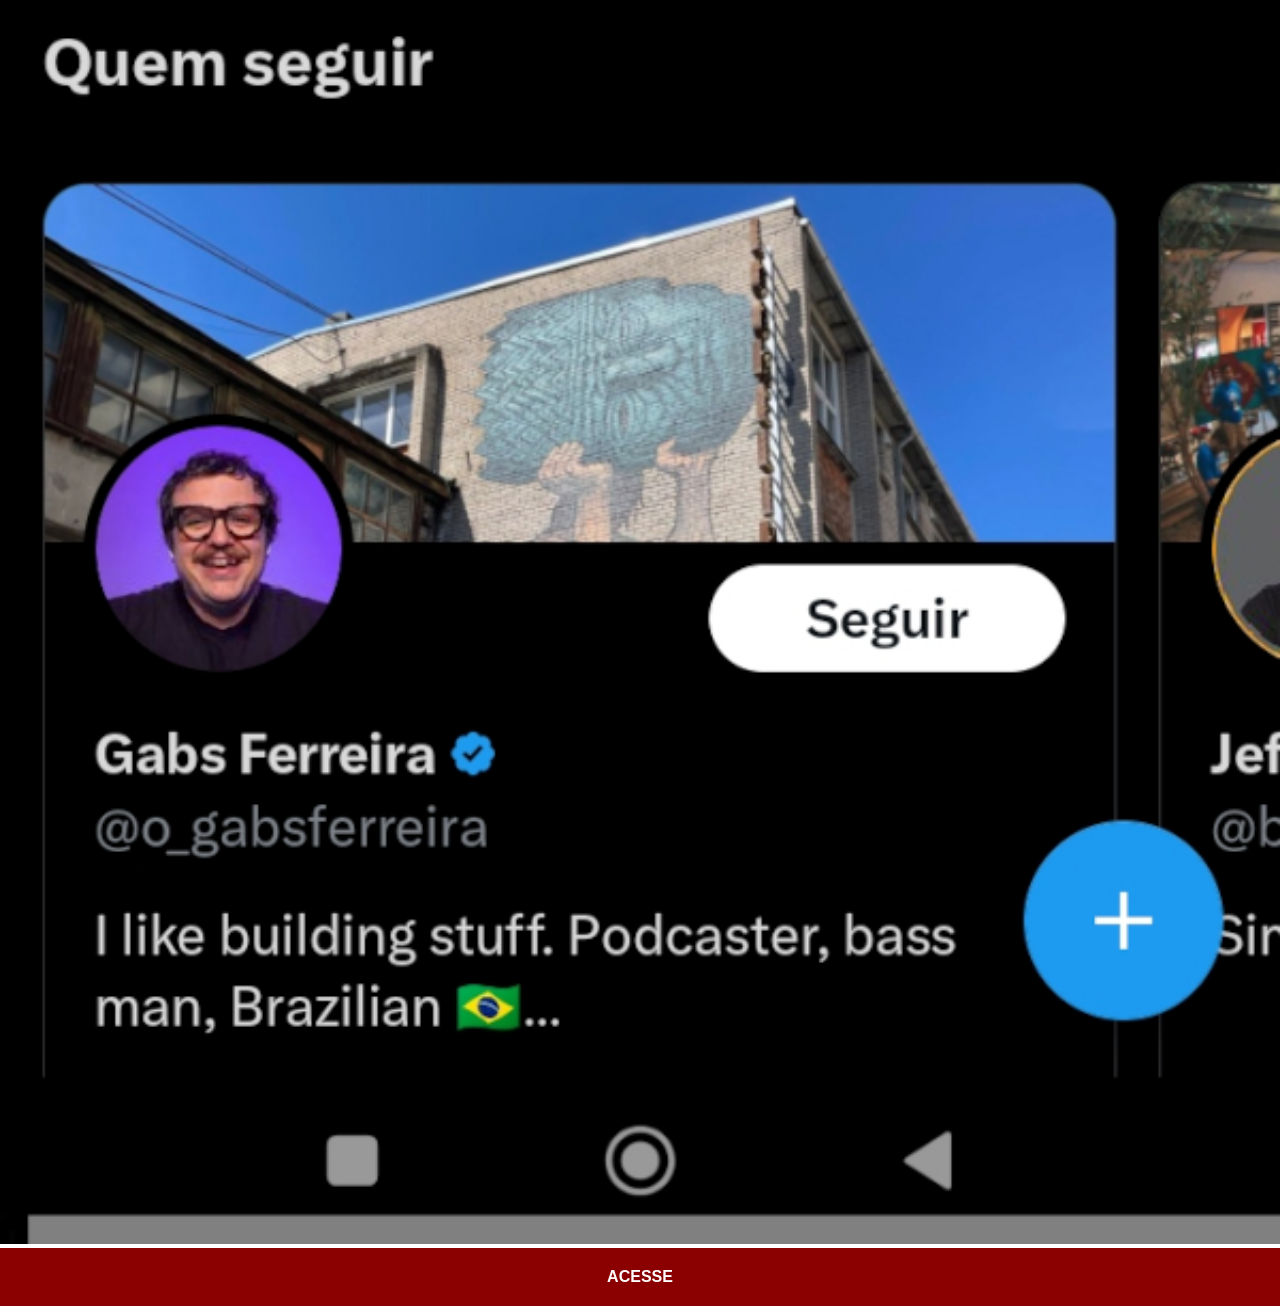
<file: paginas-sociais/twitter.html>
<!DOCTYPE html>
<html lang="pt-br">
<head>
    <meta charset="UTF-8">
    <meta name="viewport" content="width=device-width, initial-scale=1.0">
    <link rel="stylesheet" href="../estilos/social.css">
    <title>Twitter</title>
</head>
<body>
    <img src="../imagens/foto-twiter.jpg" alt="">
    <a href="https://x.com/RafaelMagd99683">ACESSE</a>
</body>
</html>
</file>
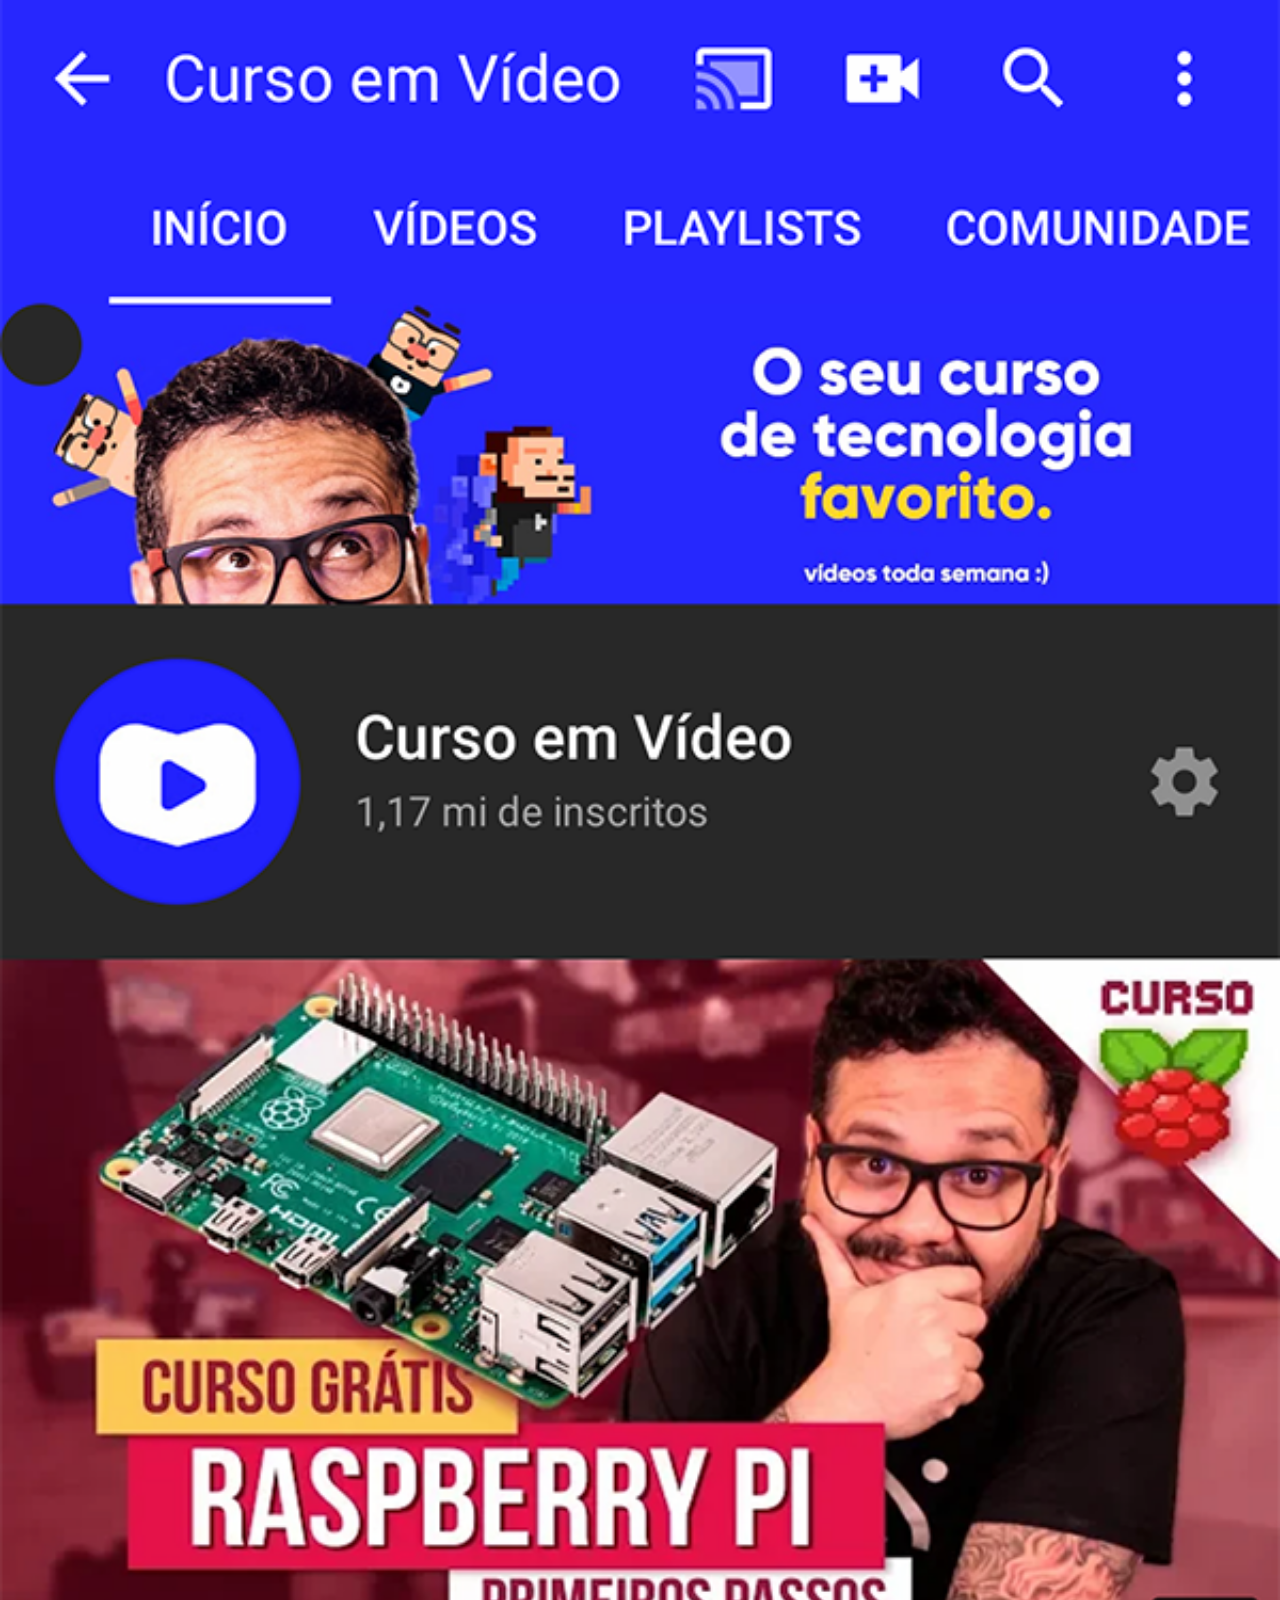
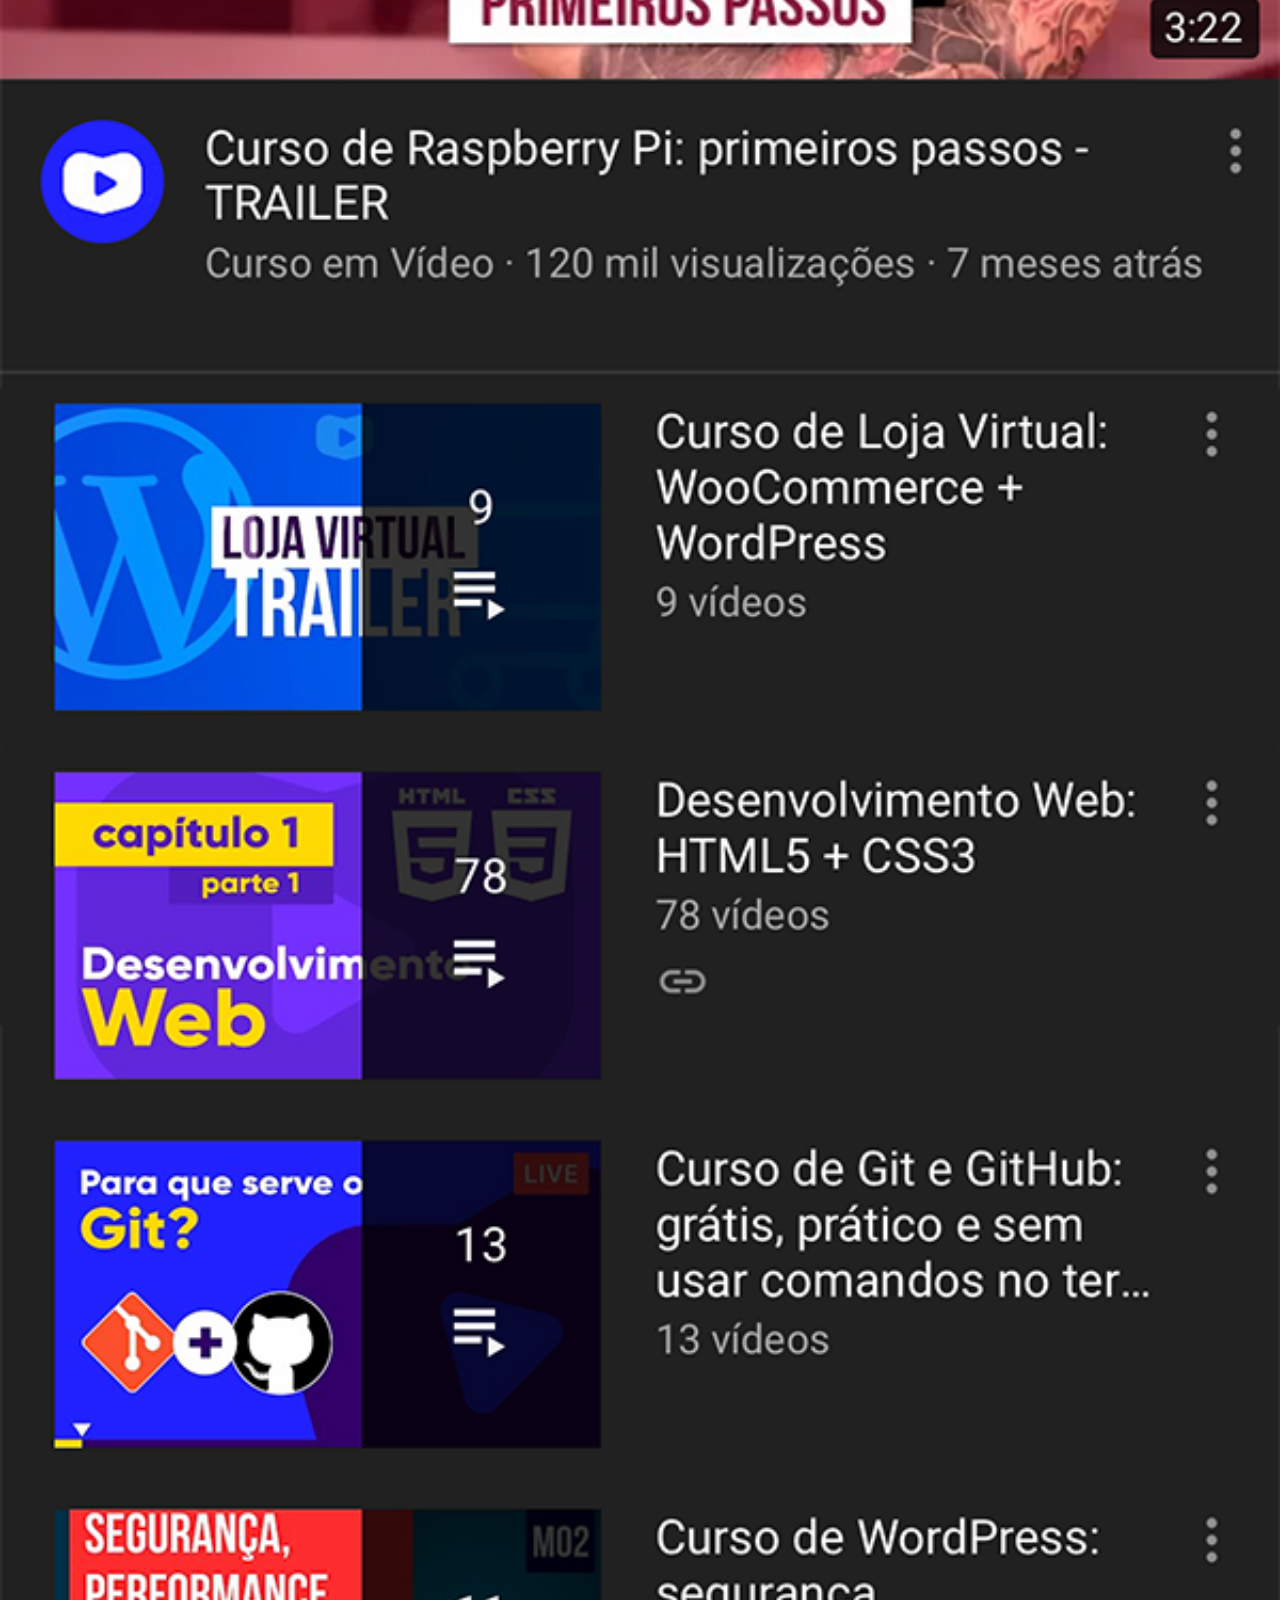
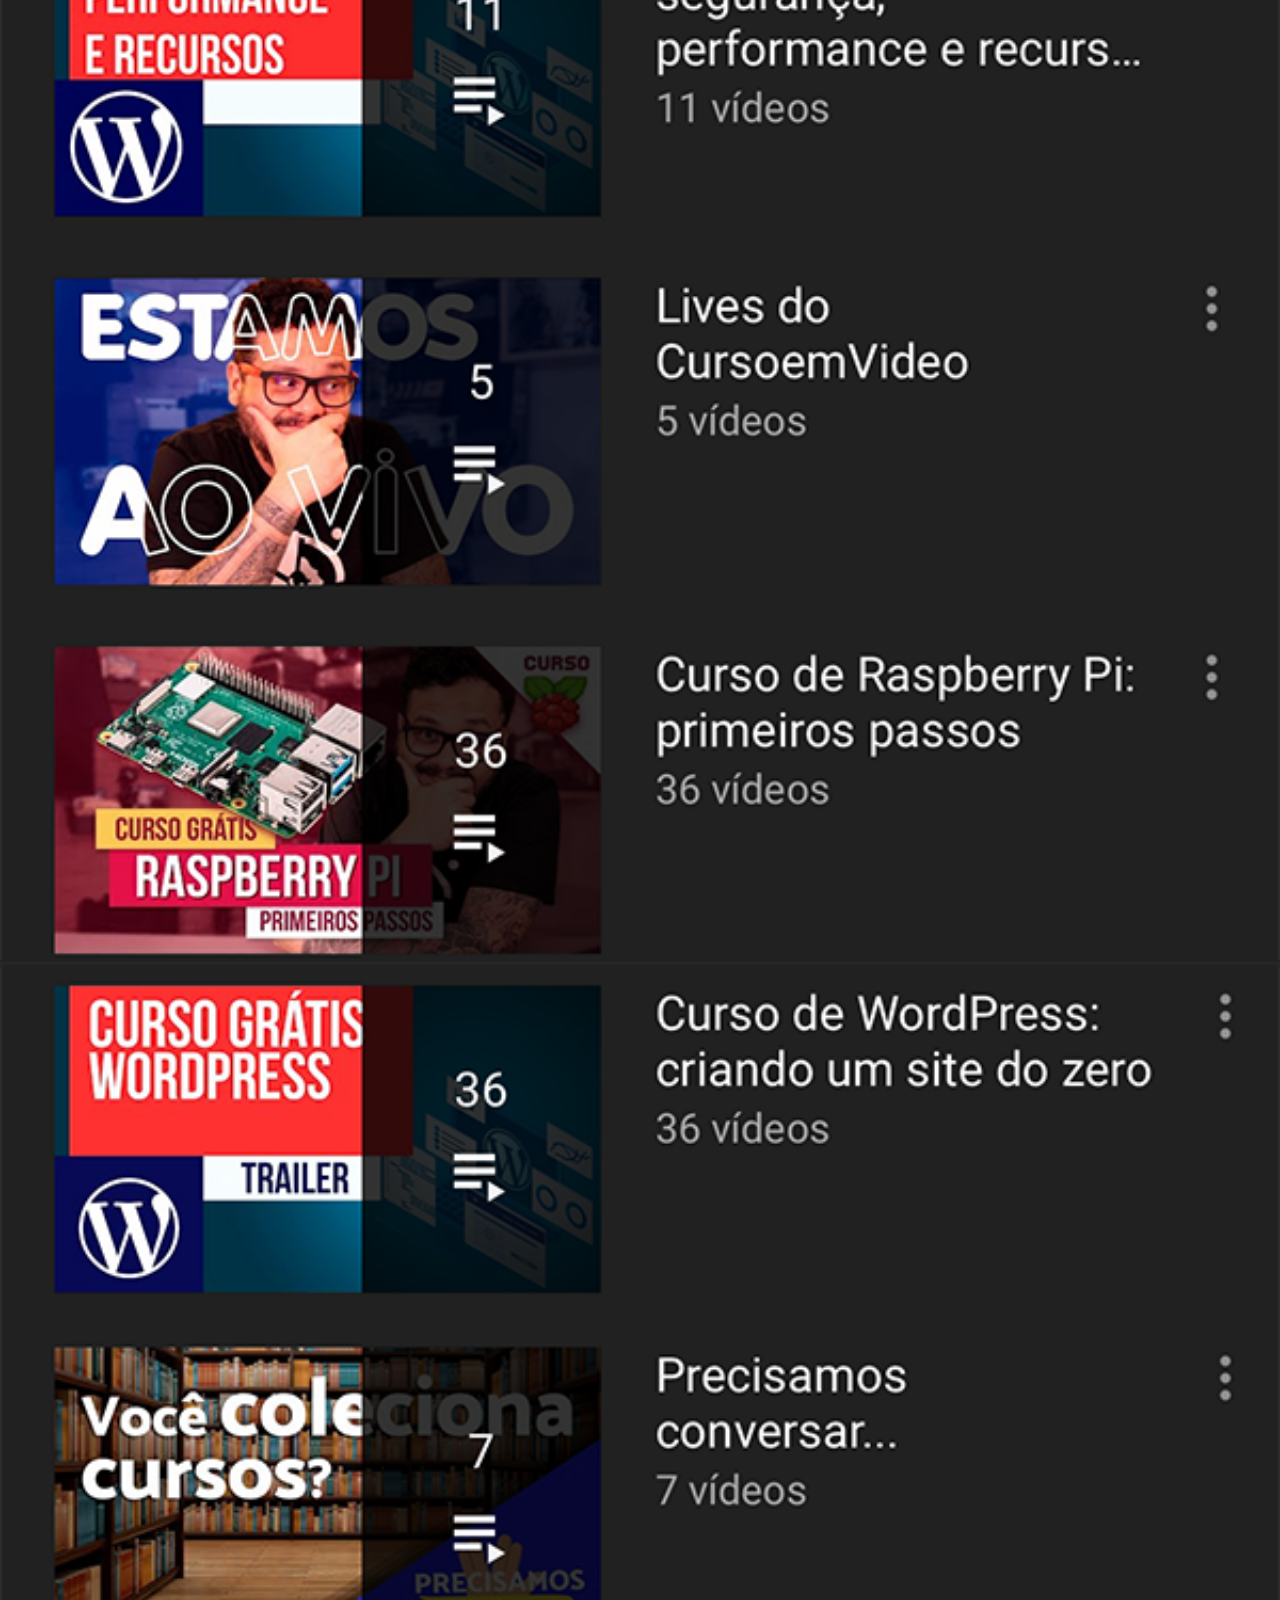
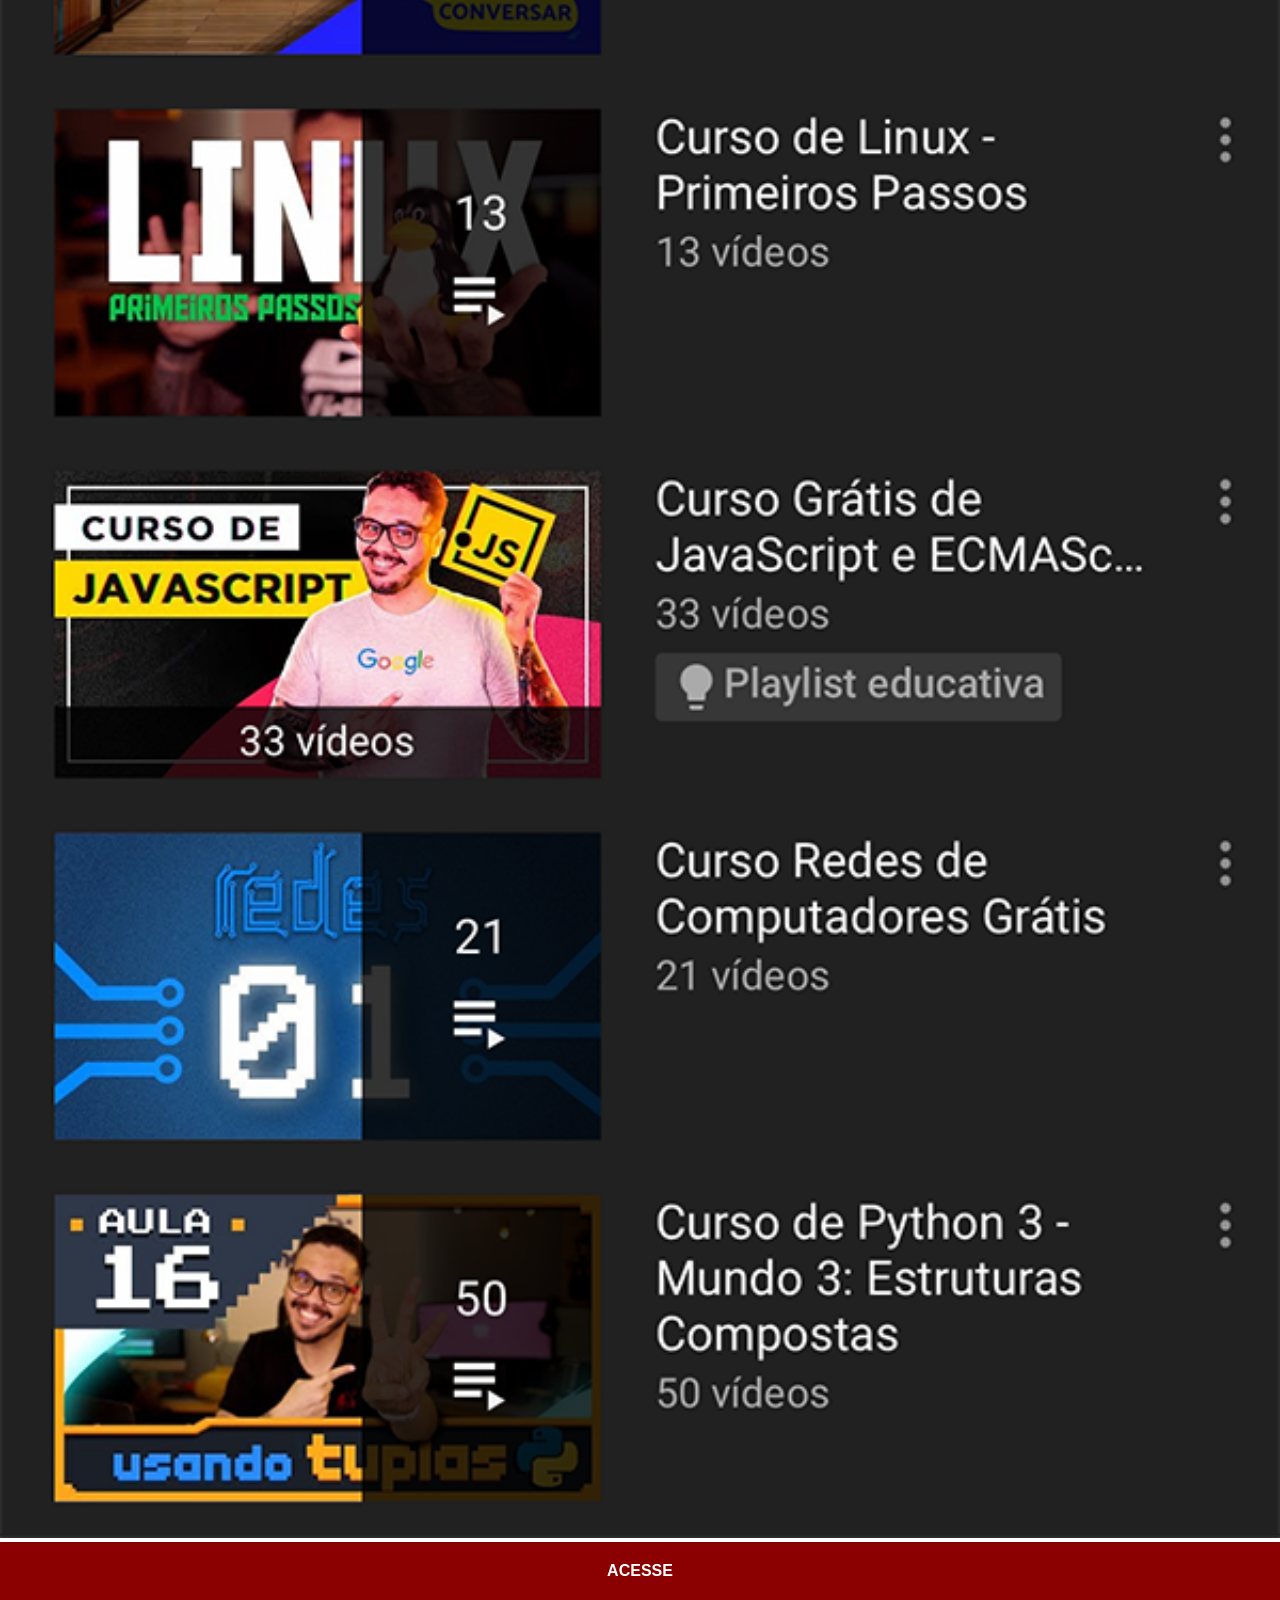
<file: paginas-sociais/youtube.html>
<!DOCTYPE html>
<html lang="pt-br">
<head>
    <meta charset="UTF-8">
    <meta name="viewport" content="width=device-width, initial-scale=1.0">
    <link rel="stylesheet" href="../estilos/social.css">
    <title>YouTube</title>
</head>
<body>
    <img src="../imagens/tela-youtube.png" alt="YouTube">
    <a href="https://www.youtube.com/@cursoemvideo" target="_blank">ACESSE</a>
</body>
</html>
</file>
<file: estilos/style.css>
@charset "UTF-8";

*{
    margin: 0px;
    padding: 0px;
    font-family: Arial, Helvetica, sans-serif;
}

html, body{
    height: 100vh;
    width: 100vw;
    background-color: black;
}

body {
    background: url('../imagens/fundo-madeira.jpg') no-repeat top center;
    background-size: cover;
    background-attachment: fixed;
}

main {
    height: 100vh;
    position: relative;
}

section#telefone {
    position: absolute;
    top: 50%;
    left: 50%;
    transform: translate(-50%, -50%);
    height: 627px;
    width: 311px;
    background: url('../imagens/frame-iphone.png') no-repeat;
}

iframe#tela {
    position: relative;
    top: 80px;
    left: 22px;
    width: 267px;
    height: 471px;
}

section#redes-sociais {
    text-align: right;
}

section#redes-sociais > a > img {
    width: 50px;
    margin: 10px;
    border-radius: 50%;
    box-shadow: 2px 2px 5px rgba(0, 0, 0, 0.400);
    box-sizing: border-box;
}

section#redes-sociais img:hover {
    border: 2px solid rgba(255, 255, 255, 0.637);
    transform: translate(-3px, -3px);
    box-shadow: 5px 5 px 10px rgba(0, 0, 0, 0.623);
    transition: transform 0.5s, border 0.9s;
}
</file>
<file: estilos/social.css>
@charset "UTF-8";
        
        *{
            margin: 0px;
            padding: 0px;
            font-family: Arial, Helvetica, sans-serif;
        }

        ::-webkit-scrollbar {
            width: 0px;
            height: 0px;
        }

        img {
            width: 100vw;
            

        }

        a {
            display: block;
            background-color: darkred;
            color: white;
            padding: 20px;
            text-align: center;
            font-weight: bolder;
            text-decoration: none;
        }

        a:hover {
            background-color: red;
        }
</file>
